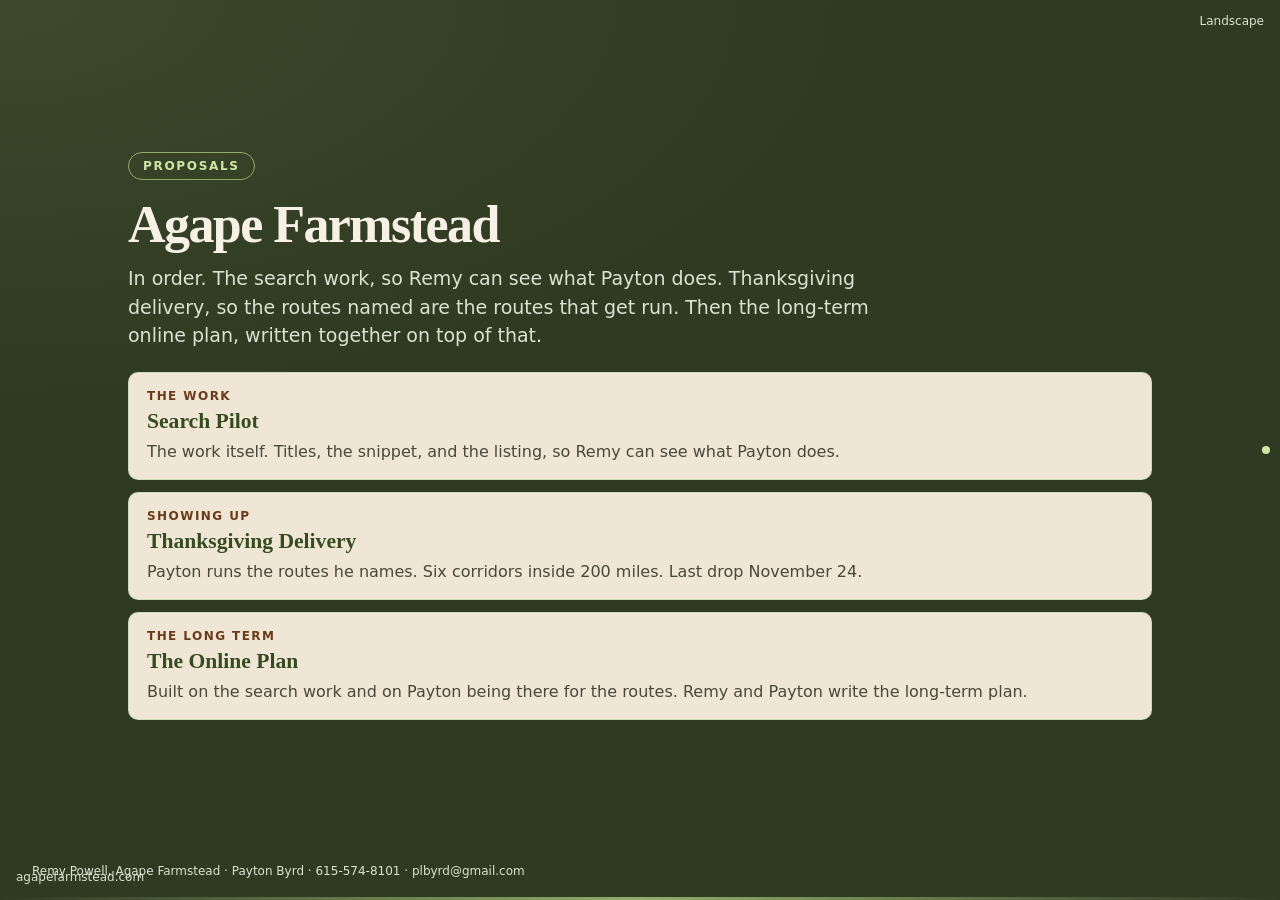
<file: docs/index.html>
<!DOCTYPE html>
<html lang="en" class="deck-portrait">
<head>
<meta charset="UTF-8">
<meta name="viewport" content="width=device-width, initial-scale=1.0">
<meta http-equiv="Cache-Control" content="no-cache, no-store, must-revalidate">
<meta http-equiv="Pragma" content="no-cache">
<title>Agape Farmstead — Proposals for Remy Powell</title>
<meta name="description" content="In order. The search work, so Remy can see what Payton does. Thanksgiving delivery, so the routes named are the routes that get run. Then the long-term online plan, written together on top of that.">
<meta property="og:title" content="Agape Farmstead">
<meta property="og:description" content="In order. The search work, so Remy can see what Payton does. Thanksgiving delivery, so the routes named are the routes that get run. Then the long-term online plan, written together on top of that.">
<meta property="og:type" content="website">
<meta name="theme-color" content="#3d4a2c">
<link rel="stylesheet" href="theme.css">
<link rel="stylesheet" href="deck.css">
</head>
<body>
<div class="bar" id="bar"></div>
<a class="flip" href="index.wide.html">Landscape</a>
<nav class="dots" id="dots"></nav>
<a class="site-link" href="https://www.agapefarmstead.com">agapefarmstead.com</a>
<section class="slide hero" id="s1"><div class="inner">
  <span class="tag">Proposals</span>
  <h1>Agape Farmstead</h1>
  <p class="sub">In order. The search work, so Remy can see what Payton does. Thanksgiving delivery, so the routes named are the routes that get run. Then the long-term online plan, written together on top of that.</p>
  <div class="deck-links" style="margin-top:22px">
    <a class="card deck-link" href="seo.html">
      <div class="pillar">The Work</div>
      <h3>Search Pilot</h3>
      <p>The work itself. Titles, the snippet, and the listing, so Remy can see what Payton does.</p>
    </a>
    <a class="card deck-link" href="thanksgiving.html">
      <div class="pillar">Showing Up</div>
      <h3>Thanksgiving Delivery</h3>
      <p>Payton runs the routes he names. Six corridors inside 200 miles. Last drop November 24.</p>
    </a>
    <a class="card deck-link" href="brand.html">
      <div class="pillar">The Long Term</div>
      <h3>The Online Plan</h3>
      <p>Built on the search work and on Payton being there for the routes. Remy and Payton write the long-term plan.</p>
    </a>
  </div>
  <p class="footer-note" style="margin-top:18px">Remy Powell, Agape Farmstead &#183; Payton Byrd &#183; 615-574-8101 &#183; plbyrd@gmail.com</p>
</div></section>

<script>
  const slides = document.querySelectorAll(".slide");
  const dots = document.getElementById("dots");
  const bar = document.getElementById("bar");
  slides.forEach((s, i) => { const a = document.createElement("a"); a.href = "#s" + (i + 1); dots.appendChild(a); });
  const dotLinks = dots.querySelectorAll("a");
  function update() {
    const y = window.scrollY;
    const h = document.documentElement.scrollHeight - window.innerHeight;
    bar.style.width = (h > 0 ? (y / h) * 100 : 0) + "%";
    let active = 0;
    slides.forEach((s, i) => { if (s.offsetTop - window.innerHeight / 2 <= y) active = i; });
    dotLinks.forEach((d, i) => d.classList.toggle("active", i === active));
  }
  window.addEventListener("scroll", update, { passive: true });
  update();
</script>
</body>
</html>
</file>
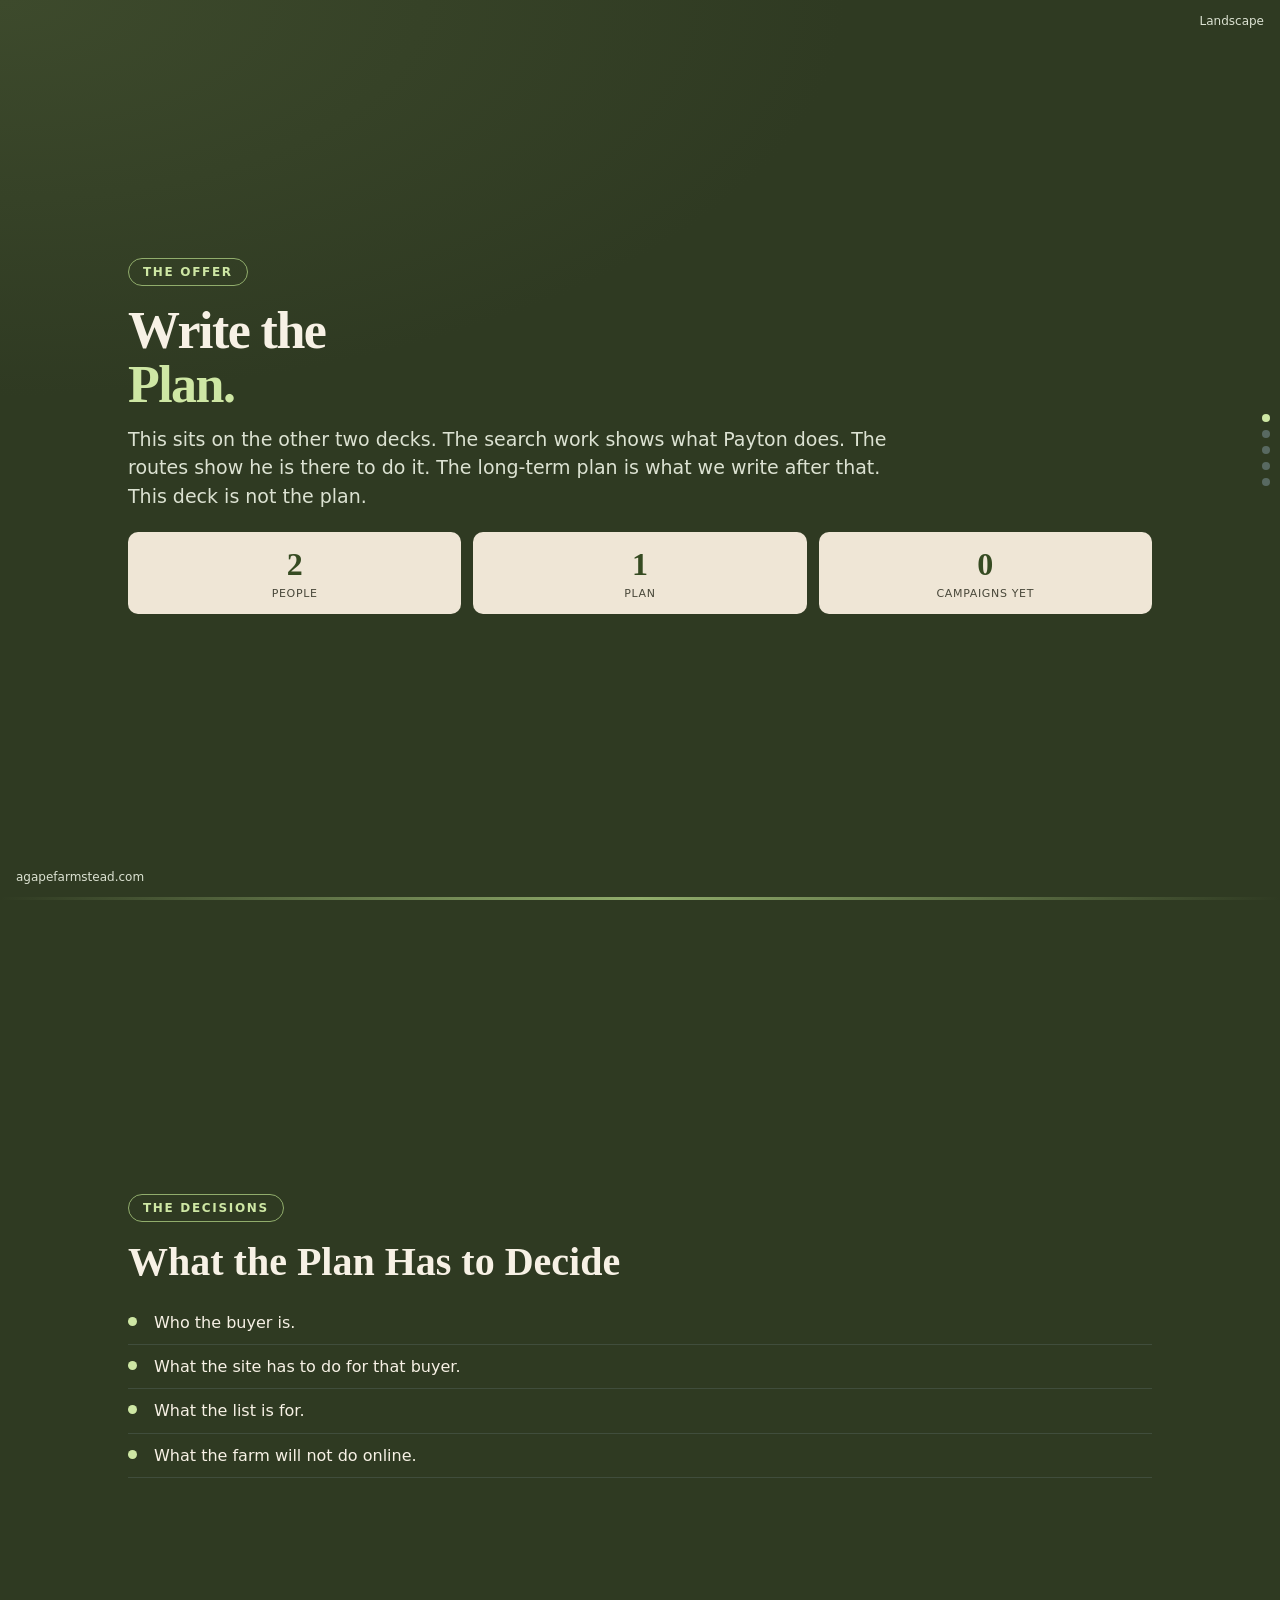
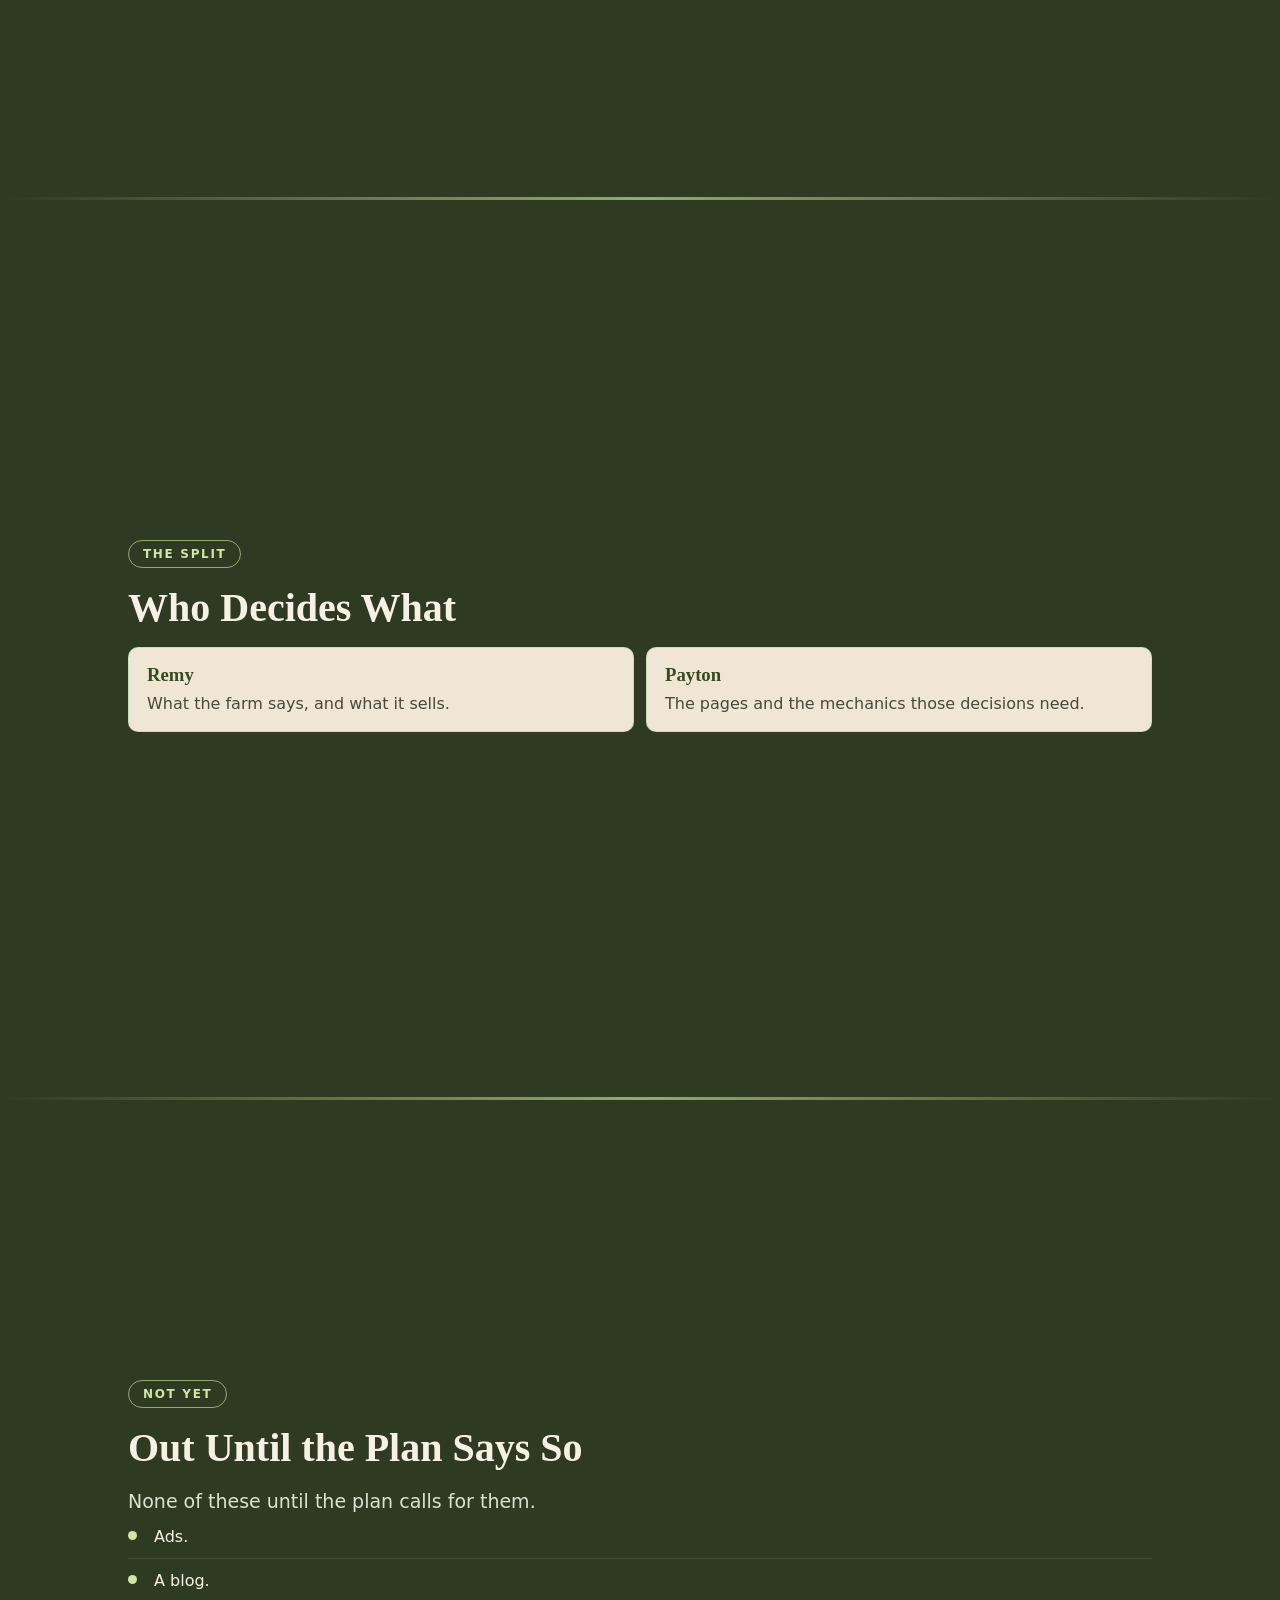
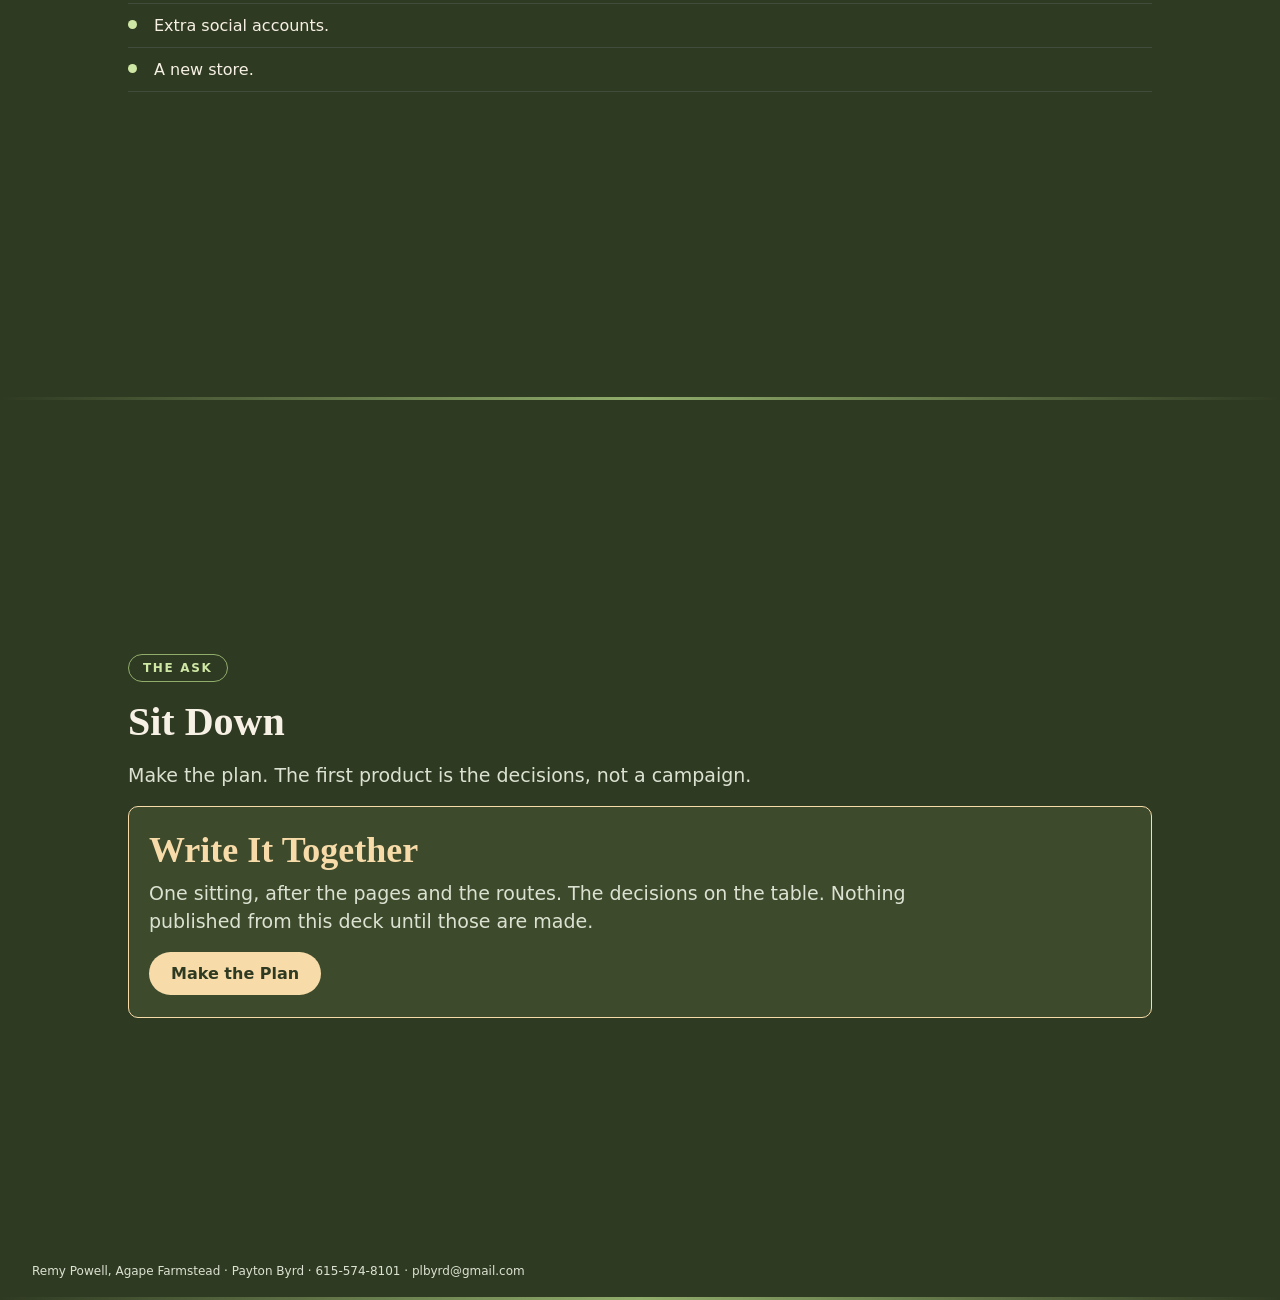
<file: docs/brand.html>
<!DOCTYPE html>
<html lang="en" class="deck-portrait">
<head>
<meta charset="UTF-8">
<meta name="viewport" content="width=device-width, initial-scale=1.0">
<meta http-equiv="Cache-Control" content="no-cache, no-store, must-revalidate">
<meta http-equiv="Pragma" content="no-cache">
<title>The Online Plan — Agape Farmstead</title>
<meta name="description" content="After the search work and the Thanksgiving routes, Remy and Payton write the long-term online plan.">
<meta property="og:title" content="The Online Plan">
<meta property="og:description" content="The long-term plan, written together once the work and the routes are real.">
<meta property="og:type" content="website">
<meta name="theme-color" content="#3d4a2c">
<link rel="stylesheet" href="theme.css">
<link rel="stylesheet" href="deck.css">
</head>
<body>
<div class="bar" id="bar"></div>
<a class="flip" href="brand.wide.html">Landscape</a>
<nav class="dots" id="dots"></nav>
<a class="site-link" href="https://www.agapefarmstead.com">agapefarmstead.com</a>
<section class="slide hero" id="s1">
  <div class="inner">
    <span class="tag">The Offer</span>
    <h1>Write the<br><span class="accent">Plan.</span></h1>
    <p class="sub">This sits on the other two decks. The search work shows what Payton does. The routes show he is there to do it. The long-term plan is what we write after that. This deck is not the plan.</p>
    <div class="stat-row">
      <div class="stat"><div class="n">2</div><div class="l">People</div></div>
      <div class="stat"><div class="n">1</div><div class="l">Plan</div></div>
      <div class="stat"><div class="n">0</div><div class="l">Campaigns Yet</div></div>
    </div>
  </div>
</section>

<section class="slide list" id="s2">
  <div class="inner">
    <span class="tag">The Decisions</span>
    <h2>What the Plan Has to Decide</h2>
    <ul>
      <li>Who the buyer is.</li>
      <li>What the site has to do for that buyer.</li>
      <li>What the list is for.</li>
      <li>What the farm will not do online.</li>
    </ul>
  </div>
</section>

<section class="slide cards" id="s3">
  <div class="inner">
    <span class="tag">The Split</span>
    <h2>Who Decides What</h2>
    <div class="two-col">
      <div class="card">
        <h3>Remy</h3>
        <p>What the farm says, and what it sells.</p>
      </div>
      <div class="card">
        <h3>Payton</h3>
        <p>The pages and the mechanics those decisions need.</p>
      </div>
    </div>
  </div>
</section>

<section class="slide list" id="s4">
  <div class="inner">
    <span class="tag">Not Yet</span>
    <h2>Out Until the Plan Says So</h2>
    <p class="sub">None of these until the plan calls for them.</p>
    <ul>
      <li>Ads.</li>
      <li>A blog.</li>
      <li>Extra social accounts.</li>
      <li>A new store.</li>
    </ul>
  </div>
</section>

<section class="slide ask" id="s5">
  <div class="inner">
    <span class="tag">The Ask</span>
    <h2>Sit Down</h2>
    <p class="sub">Make the plan. The first product is the decisions, not a campaign.</p>
    <div class="ask-box">
      <div class="price">Write It Together</div>
      <p class="sub" style="margin-top:8px">One sitting, after the pages and the routes. The decisions on the table. Nothing published from this deck until those are made.</p>
      <a class="btn" href="mailto:plbyrd@gmail.com?subject=Agape%20Farmstead%20online%20plan">Make the Plan</a>
    </div>
    <p class="footer-note">Remy Powell, Agape Farmstead &#183; Payton Byrd &#183; 615-574-8101 &#183; plbyrd@gmail.com</p>
  </div>
</section>
<script>
  const slides = document.querySelectorAll(".slide");
  const dots = document.getElementById("dots");
  const bar = document.getElementById("bar");
  slides.forEach((s, i) => { const a = document.createElement("a"); a.href = "#s" + (i + 1); dots.appendChild(a); });
  const dotLinks = dots.querySelectorAll("a");
  function update() {
    const y = window.scrollY;
    const h = document.documentElement.scrollHeight - window.innerHeight;
    bar.style.width = (h > 0 ? (y / h) * 100 : 0) + "%";
    let active = 0;
    slides.forEach((s, i) => { if (s.offsetTop - window.innerHeight / 2 <= y) active = i; });
    dotLinks.forEach((d, i) => d.classList.toggle("active", i === active));
  }
  window.addEventListener("scroll", update, { passive: true });
  update();
</script>
</body>
</html>
</file>
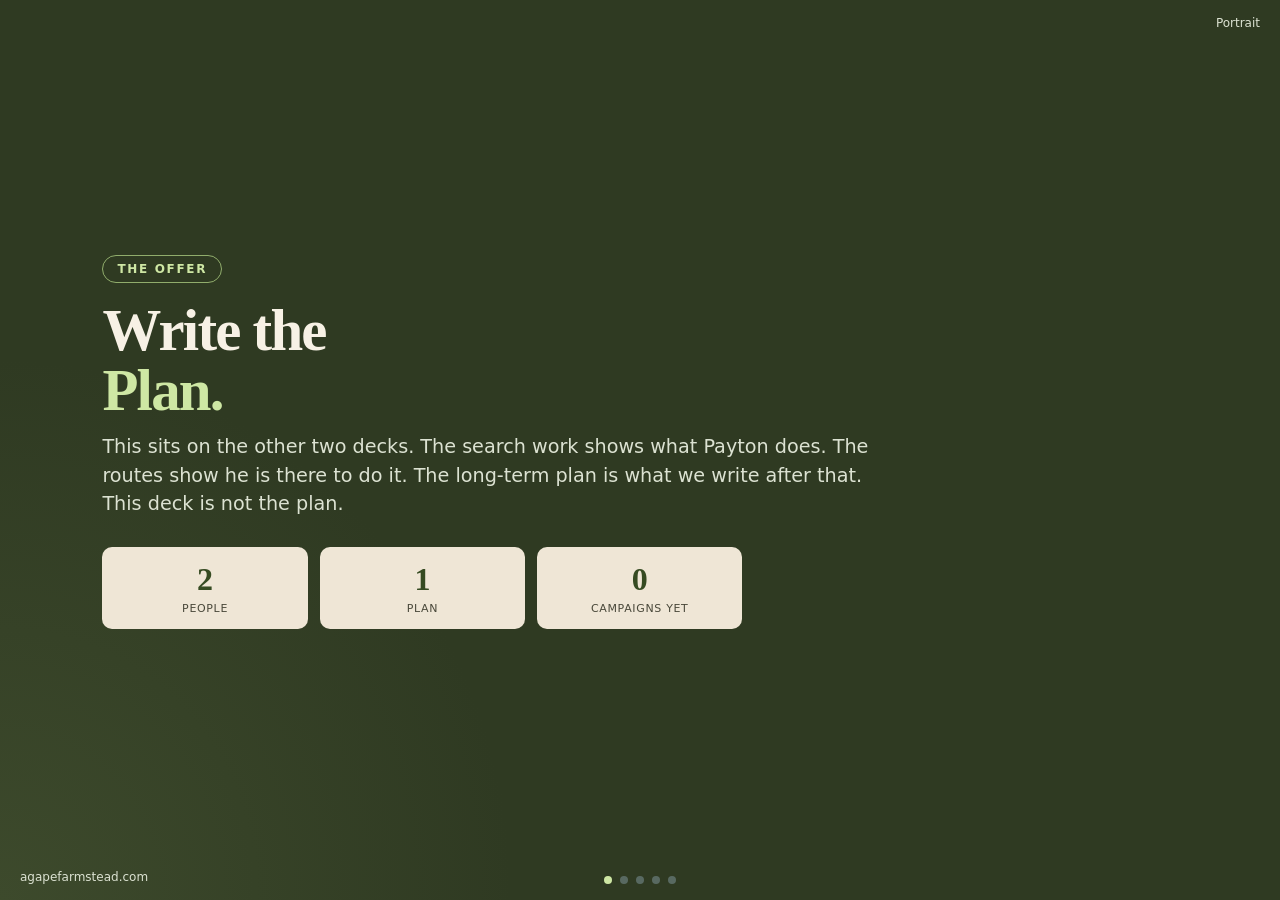
<file: docs/brand.wide.html>
<!DOCTYPE html>
<html lang="en" class="deck-landscape">
<head>
<meta charset="UTF-8">
<meta name="viewport" content="width=device-width, initial-scale=1.0">
<meta http-equiv="Cache-Control" content="no-cache, no-store, must-revalidate">
<meta http-equiv="Pragma" content="no-cache">
<title>The Online Plan — Agape Farmstead</title>
<meta name="description" content="After the search work and the Thanksgiving routes, Remy and Payton write the long-term online plan.">
<meta property="og:title" content="The Online Plan">
<meta property="og:description" content="The long-term plan, written together once the work and the routes are real.">
<meta property="og:type" content="website">
<meta name="theme-color" content="#3d4a2c">
<link rel="stylesheet" href="theme.css">
<link rel="stylesheet" href="deck.css">
</head>
<body>
<div class="bar" id="bar"></div>
<a class="flip" href="brand.html">Portrait</a>
<nav class="dots" id="dots"></nav>
<a class="site-link" href="https://www.agapefarmstead.com">agapefarmstead.com</a>
<div class="stage" id="stage">
<div class="track" id="track">
<section class="slide hero" id="s1">
  <div class="inner">
    <span class="tag">The Offer</span>
    <h1>Write the<br><span class="accent">Plan.</span></h1>
    <p class="sub">This sits on the other two decks. The search work shows what Payton does. The routes show he is there to do it. The long-term plan is what we write after that. This deck is not the plan.</p>
    <div class="stat-row">
      <div class="stat"><div class="n">2</div><div class="l">People</div></div>
      <div class="stat"><div class="n">1</div><div class="l">Plan</div></div>
      <div class="stat"><div class="n">0</div><div class="l">Campaigns Yet</div></div>
    </div>
  </div>
</section>

<section class="slide list" id="s2">
  <div class="inner">
    <span class="tag">The Decisions</span>
    <h2>What the Plan Has to Decide</h2>
    <ul>
      <li>Who the buyer is.</li>
      <li>What the site has to do for that buyer.</li>
      <li>What the list is for.</li>
      <li>What the farm will not do online.</li>
    </ul>
  </div>
</section>

<section class="slide cards" id="s3">
  <div class="inner">
    <span class="tag">The Split</span>
    <h2>Who Decides What</h2>
    <div class="two-col">
      <div class="card">
        <h3>Remy</h3>
        <p>What the farm says, and what it sells.</p>
      </div>
      <div class="card">
        <h3>Payton</h3>
        <p>The pages and the mechanics those decisions need.</p>
      </div>
    </div>
  </div>
</section>

<section class="slide list" id="s4">
  <div class="inner">
    <span class="tag">Not Yet</span>
    <h2>Out Until the Plan Says So</h2>
    <p class="sub">None of these until the plan calls for them.</p>
    <ul>
      <li>Ads.</li>
      <li>A blog.</li>
      <li>Extra social accounts.</li>
      <li>A new store.</li>
    </ul>
  </div>
</section>

<section class="slide ask" id="s5">
  <div class="inner">
    <span class="tag">The Ask</span>
    <h2>Sit Down</h2>
    <p class="sub">Make the plan. The first product is the decisions, not a campaign.</p>
    <div class="ask-box">
      <div class="price">Write It Together</div>
      <p class="sub" style="margin-top:8px">One sitting, after the pages and the routes. The decisions on the table. Nothing published from this deck until those are made.</p>
      <a class="btn" href="mailto:plbyrd@gmail.com?subject=Agape%20Farmstead%20online%20plan">Make the Plan</a>
    </div>
    <p class="footer-note">Remy Powell, Agape Farmstead &#183; Payton Byrd &#183; 615-574-8101 &#183; plbyrd@gmail.com</p>
  </div>
</section>
</div>
</div>
<script>
  const stage = document.getElementById("stage");
  const track = document.getElementById("track");
  const slides = Array.from(track.children).filter((el) => el.classList.contains("slide"));
  const dots = document.getElementById("dots");
  const bar = document.getElementById("bar");
  let index = 0;
  let dragging = false;
  let originX = 0;
  let originY = 0;
  let dragX = 0;
  let moved = false;
  function width() { return stage.clientWidth || window.innerWidth; }
  function layoutSlides() {
    const w = width();
    slides.forEach((s) => { s.style.flex = "0 0 " + w + "px"; s.style.width = w + "px"; });
    track.style.width = (w * slides.length) + "px";
  }
  function place(offset, animate) {
    track.style.transition = animate ? "transform 280ms ease" : "none";
    track.style.transform = "translate3d(" + ((-index * width()) + offset) + "px,0,0)";
  }
  function paint() {
    const last = Math.max(1, slides.length - 1);
    bar.style.width = ((index / last) * 100) + "%";
    dotLinks.forEach((d, i) => d.classList.toggle("active", i === index));
  }
  function go(next) {
    index = Math.max(0, Math.min(slides.length - 1, next));
    place(0, true);
    paint();
  }
  slides.forEach((s, i) => {
    const a = document.createElement("a");
    a.href = "#s" + (i + 1);
    a.addEventListener("click", (e) => { e.preventDefault(); go(i); });
    dots.appendChild(a);
  });
  const dotLinks = dots.querySelectorAll("a");
  window.addEventListener("keydown", (e) => {
    if (e.key === "ArrowRight") go(index + 1);
    if (e.key === "ArrowLeft") go(index - 1);
  });
  stage.addEventListener("touchstart", (e) => {
    if (e.touches.length !== 1) return;
    dragging = true;
    moved = false;
    originX = e.touches[0].clientX;
    originY = e.touches[0].clientY;
    dragX = 0;
    place(0, false);
  }, { passive: false });
  document.addEventListener("touchmove", (e) => {
    if (!dragging || e.touches.length !== 1) return;
    const dx = e.touches[0].clientX - originX;
    const dy = e.touches[0].clientY - originY;
    if (Math.abs(dx) < 6 && Math.abs(dy) < 6) return;
    if (Math.abs(dy) > Math.abs(dx)) return;
    e.preventDefault();
    moved = true;
    dragX = dx;
    place(dx, false);
  }, { passive: false, capture: true });
  function finish() {
    if (!dragging) return;
    dragging = false;
    if (dragX <= -36) go(index + 1);
    else if (dragX >= 36) go(index - 1);
    else go(index);
  }
  document.addEventListener("touchend", finish);
  document.addEventListener("touchcancel", finish);
  document.addEventListener("click", (e) => {
    if (!moved) return;
    e.preventDefault();
    e.stopPropagation();
    moved = false;
  }, true);
  stage.addEventListener("pointerdown", (e) => {
    if (e.pointerType !== "mouse" || e.button !== 0) return;
    dragging = true;
    originX = e.clientX;
    dragX = 0;
    place(0, false);
  });
  stage.addEventListener("pointermove", (e) => {
    if (!dragging || e.pointerType !== "mouse" || (e.buttons & 1) === 0) return;
    dragX = e.clientX - originX;
    place(dragX, false);
  });
  stage.addEventListener("pointerup", (e) => { if (e.pointerType === "mouse") finish(); });
  window.addEventListener("resize", () => { layoutSlides(); place(0, false); });
  layoutSlides();
  go(0);
</script>
</body>
</html>
</file>
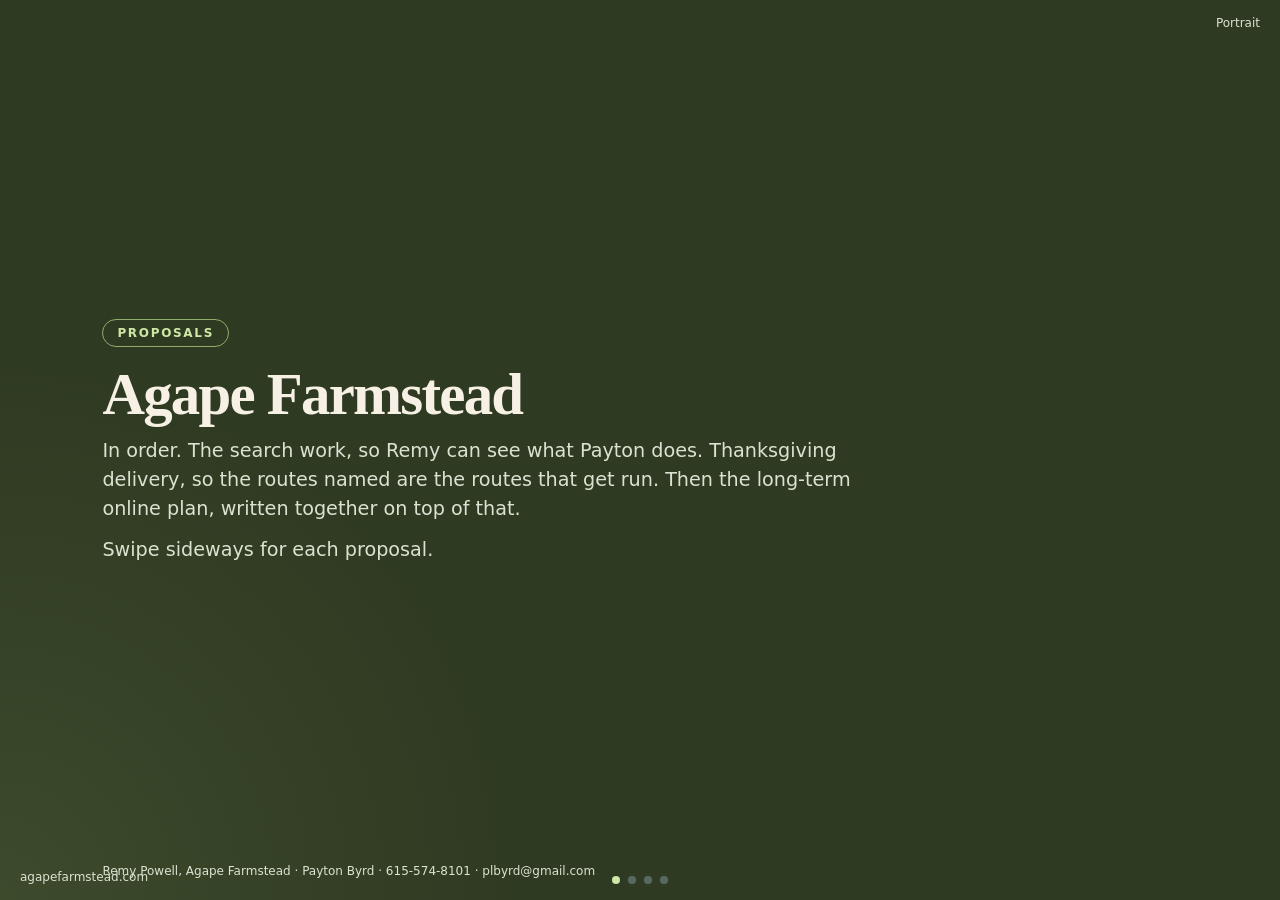
<file: docs/index.wide.html>
<!DOCTYPE html>
<html lang="en" class="deck-landscape">
<head>
<meta charset="UTF-8">
<meta name="viewport" content="width=device-width, initial-scale=1.0">
<meta http-equiv="Cache-Control" content="no-cache, no-store, must-revalidate">
<meta http-equiv="Pragma" content="no-cache">
<title>Agape Farmstead — Proposals for Remy Powell</title>
<meta name="description" content="In order. The search work, so Remy can see what Payton does. Thanksgiving delivery, so the routes named are the routes that get run. Then the long-term online plan, written together on top of that.">
<meta property="og:title" content="Agape Farmstead">
<meta property="og:description" content="In order. The search work, so Remy can see what Payton does. Thanksgiving delivery, so the routes named are the routes that get run. Then the long-term online plan, written together on top of that.">
<meta property="og:type" content="website">
<meta name="theme-color" content="#3d4a2c">
<link rel="stylesheet" href="theme.css">
<link rel="stylesheet" href="deck.css">
</head>
<body>
<div class="bar" id="bar"></div>
<a class="flip" href="index.html">Portrait</a>
<nav class="dots" id="dots"></nav>
<a class="site-link" href="https://www.agapefarmstead.com">agapefarmstead.com</a>
<div class="stage" id="stage">
<div class="track" id="track">
<section class="slide hero" id="s1"><div class="inner">
  <span class="tag">Proposals</span>
  <h1>Agape Farmstead</h1>
  <p class="sub">In order. The search work, so Remy can see what Payton does. Thanksgiving delivery, so the routes named are the routes that get run. Then the long-term online plan, written together on top of that.</p>
  <p class="sub">Swipe sideways for each proposal.</p>
  <p class="footer-note" style="margin-top:18px">Remy Powell, Agape Farmstead &#183; Payton Byrd &#183; 615-574-8101 &#183; plbyrd@gmail.com</p>
</div></section>
<section class="slide cards" id="s2"><div class="inner">
  <span class="tag">The Work</span>
  <h2>Search Pilot</h2>
  <p class="sub">The work itself. Titles, the snippet, and the listing, so Remy can see what Payton does.</p>
  <p style="margin-top:18px"><a class="btn" href="seo.wide.html">Open</a></p>
</div></section>
<section class="slide cards" id="s3"><div class="inner">
  <span class="tag">Showing Up</span>
  <h2>Thanksgiving Delivery</h2>
  <p class="sub">Payton runs the routes he names. Six corridors inside 200 miles. Last drop November 24.</p>
  <p style="margin-top:18px"><a class="btn" href="thanksgiving.wide.html">Open</a></p>
</div></section>
<section class="slide cards" id="s4"><div class="inner">
  <span class="tag">The Long Term</span>
  <h2>The Online Plan</h2>
  <p class="sub">Built on the search work and on Payton being there for the routes. Remy and Payton write the long-term plan.</p>
  <p style="margin-top:18px"><a class="btn" href="brand.wide.html">Open</a></p>
</div></section>

</div>
</div>
<script>
  const stage = document.getElementById("stage");
  const track = document.getElementById("track");
  const slides = Array.from(track.children).filter((el) => el.classList.contains("slide"));
  const dots = document.getElementById("dots");
  const bar = document.getElementById("bar");
  let index = 0;
  let dragging = false;
  let originX = 0;
  let originY = 0;
  let dragX = 0;
  let moved = false;
  function width() { return stage.clientWidth || window.innerWidth; }
  function layoutSlides() {
    const w = width();
    slides.forEach((s) => { s.style.flex = "0 0 " + w + "px"; s.style.width = w + "px"; });
    track.style.width = (w * slides.length) + "px";
  }
  function place(offset, animate) {
    track.style.transition = animate ? "transform 280ms ease" : "none";
    track.style.transform = "translate3d(" + ((-index * width()) + offset) + "px,0,0)";
  }
  function paint() {
    const last = Math.max(1, slides.length - 1);
    bar.style.width = ((index / last) * 100) + "%";
    dotLinks.forEach((d, i) => d.classList.toggle("active", i === index));
  }
  function go(next) {
    index = Math.max(0, Math.min(slides.length - 1, next));
    place(0, true);
    paint();
  }
  slides.forEach((s, i) => {
    const a = document.createElement("a");
    a.href = "#s" + (i + 1);
    a.addEventListener("click", (e) => { e.preventDefault(); go(i); });
    dots.appendChild(a);
  });
  const dotLinks = dots.querySelectorAll("a");
  window.addEventListener("keydown", (e) => {
    if (e.key === "ArrowRight") go(index + 1);
    if (e.key === "ArrowLeft") go(index - 1);
  });
  stage.addEventListener("touchstart", (e) => {
    if (e.touches.length !== 1) return;
    dragging = true;
    moved = false;
    originX = e.touches[0].clientX;
    originY = e.touches[0].clientY;
    dragX = 0;
    place(0, false);
  }, { passive: false });
  document.addEventListener("touchmove", (e) => {
    if (!dragging || e.touches.length !== 1) return;
    const dx = e.touches[0].clientX - originX;
    const dy = e.touches[0].clientY - originY;
    if (Math.abs(dx) < 6 && Math.abs(dy) < 6) return;
    if (Math.abs(dy) > Math.abs(dx)) return;
    e.preventDefault();
    moved = true;
    dragX = dx;
    place(dx, false);
  }, { passive: false, capture: true });
  function finish() {
    if (!dragging) return;
    dragging = false;
    if (dragX <= -36) go(index + 1);
    else if (dragX >= 36) go(index - 1);
    else go(index);
  }
  document.addEventListener("touchend", finish);
  document.addEventListener("touchcancel", finish);
  document.addEventListener("click", (e) => {
    if (!moved) return;
    e.preventDefault();
    e.stopPropagation();
    moved = false;
  }, true);
  stage.addEventListener("pointerdown", (e) => {
    if (e.pointerType !== "mouse" || e.button !== 0) return;
    dragging = true;
    originX = e.clientX;
    dragX = 0;
    place(0, false);
  });
  stage.addEventListener("pointermove", (e) => {
    if (!dragging || e.pointerType !== "mouse" || (e.buttons & 1) === 0) return;
    dragX = e.clientX - originX;
    place(dragX, false);
  });
  stage.addEventListener("pointerup", (e) => { if (e.pointerType === "mouse") finish(); });
  window.addEventListener("resize", () => { layoutSlides(); place(0, false); });
  layoutSlides();
  go(0);
</script>
</body>
</html>
</file>
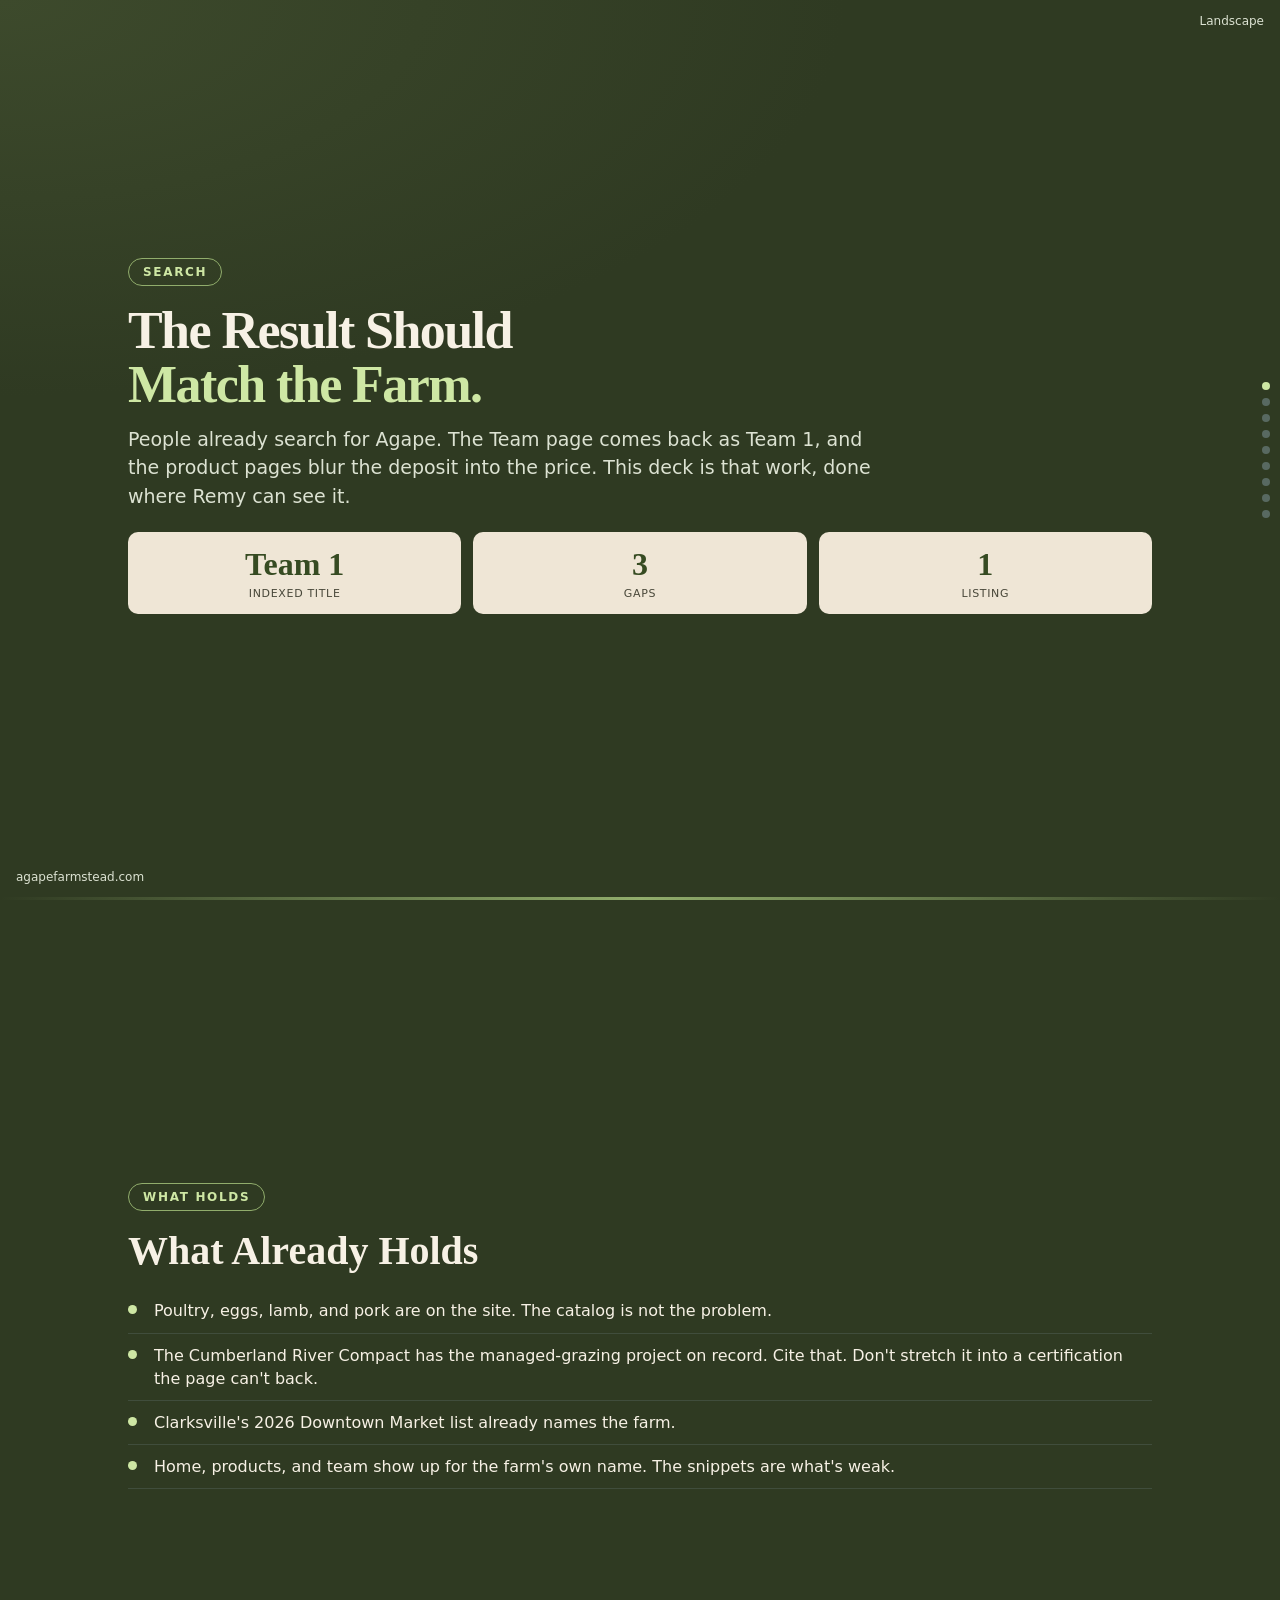
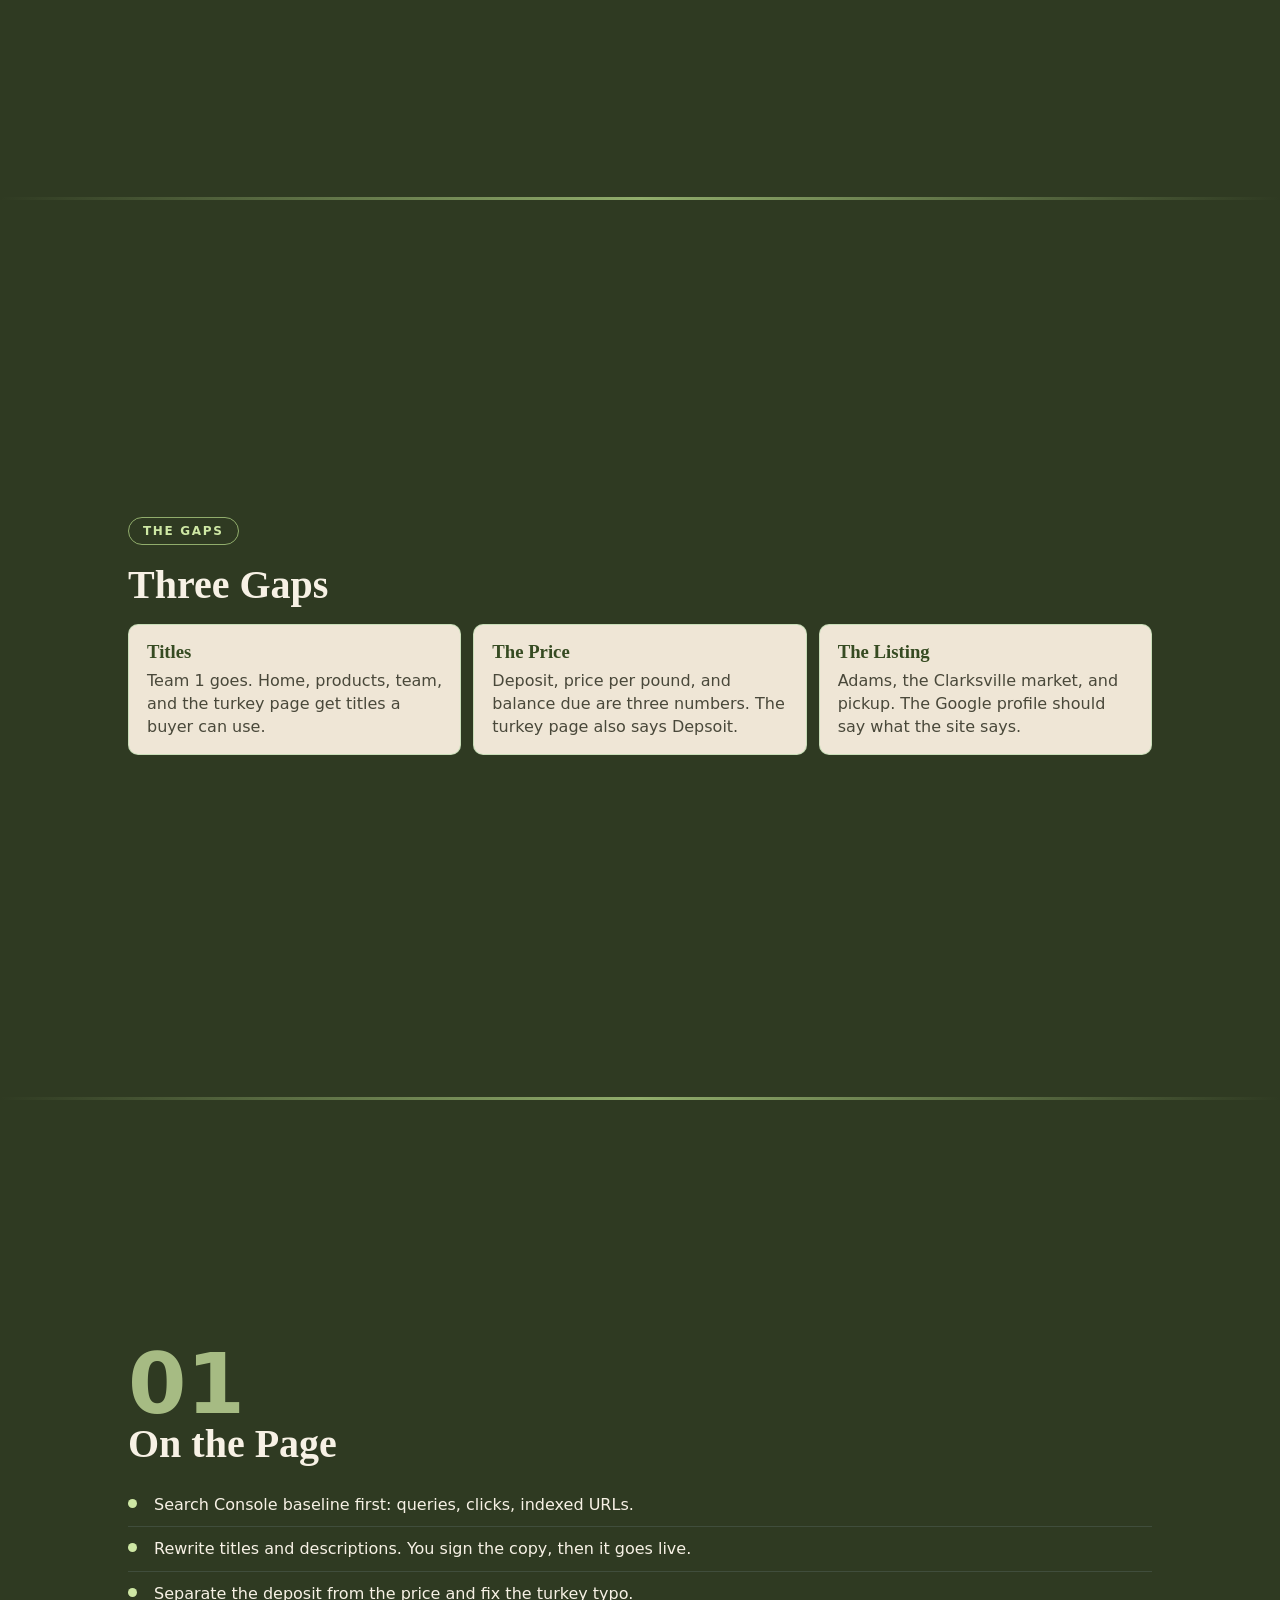
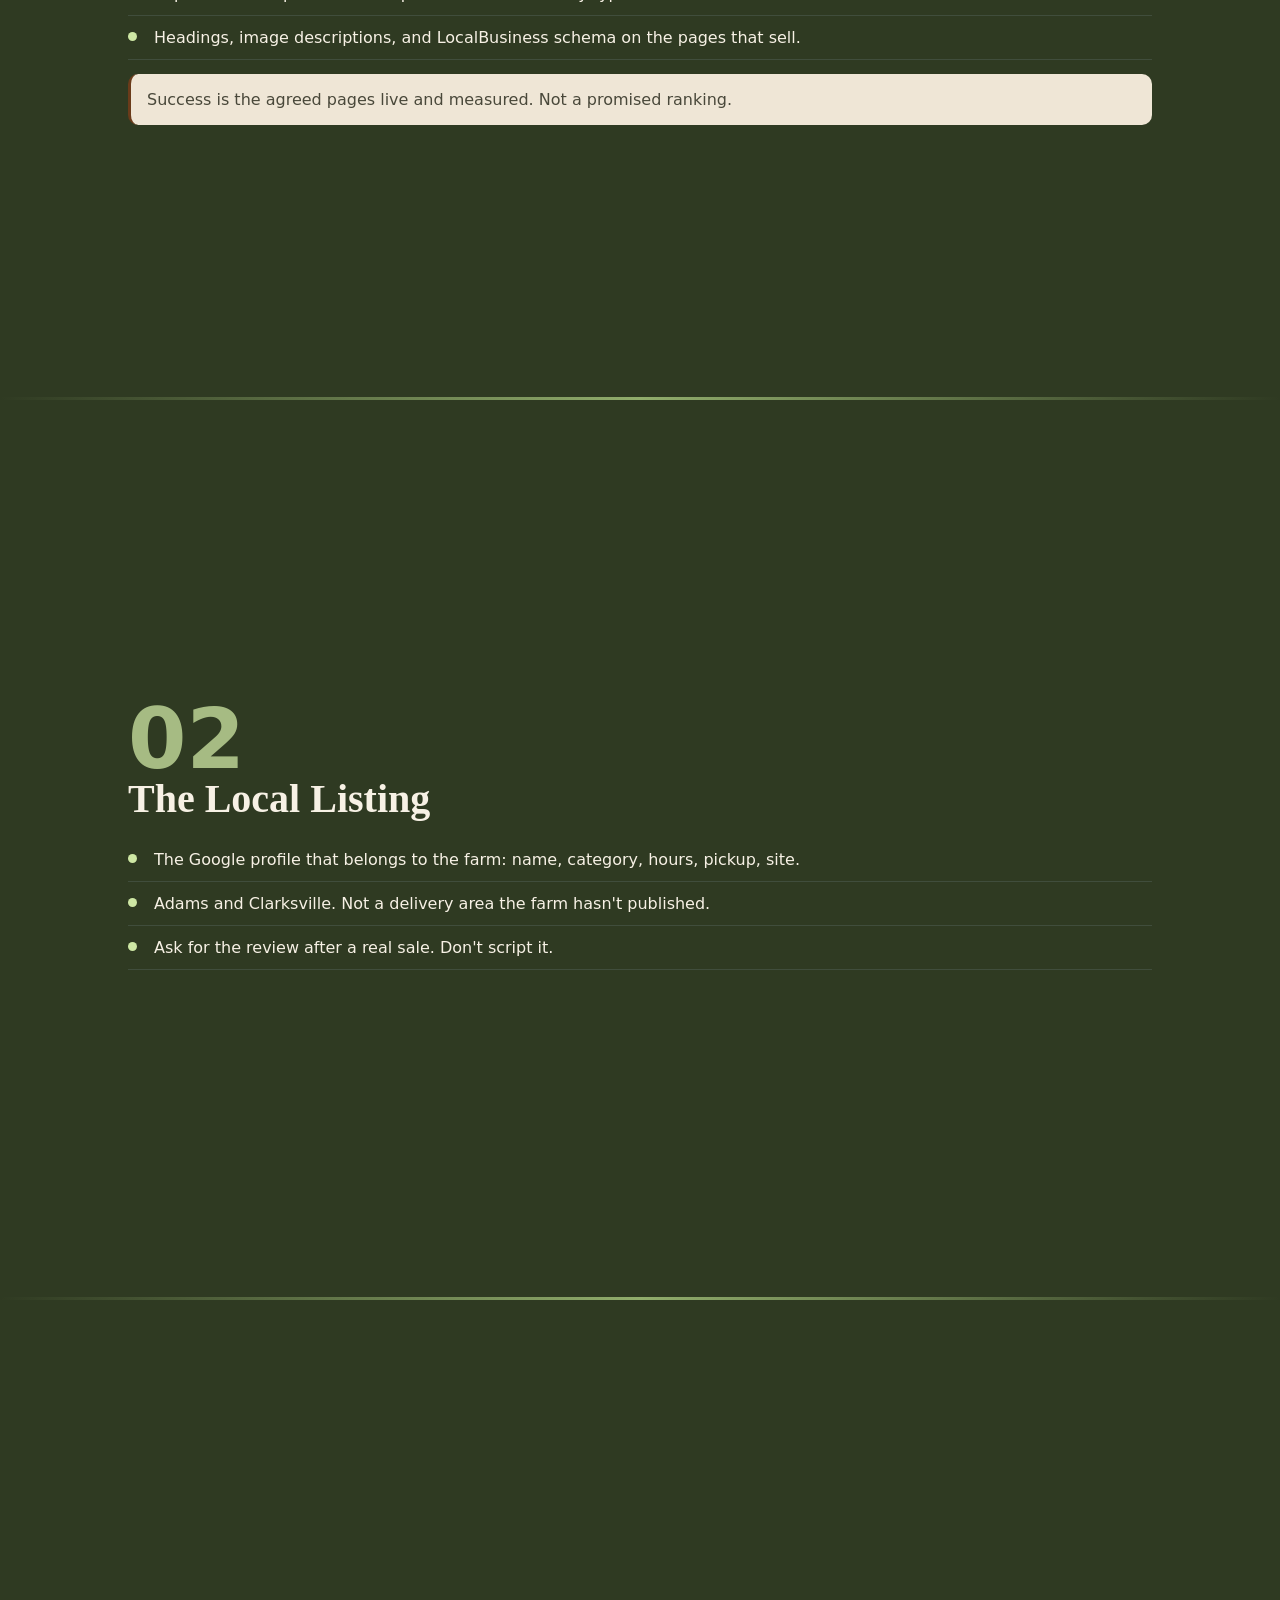
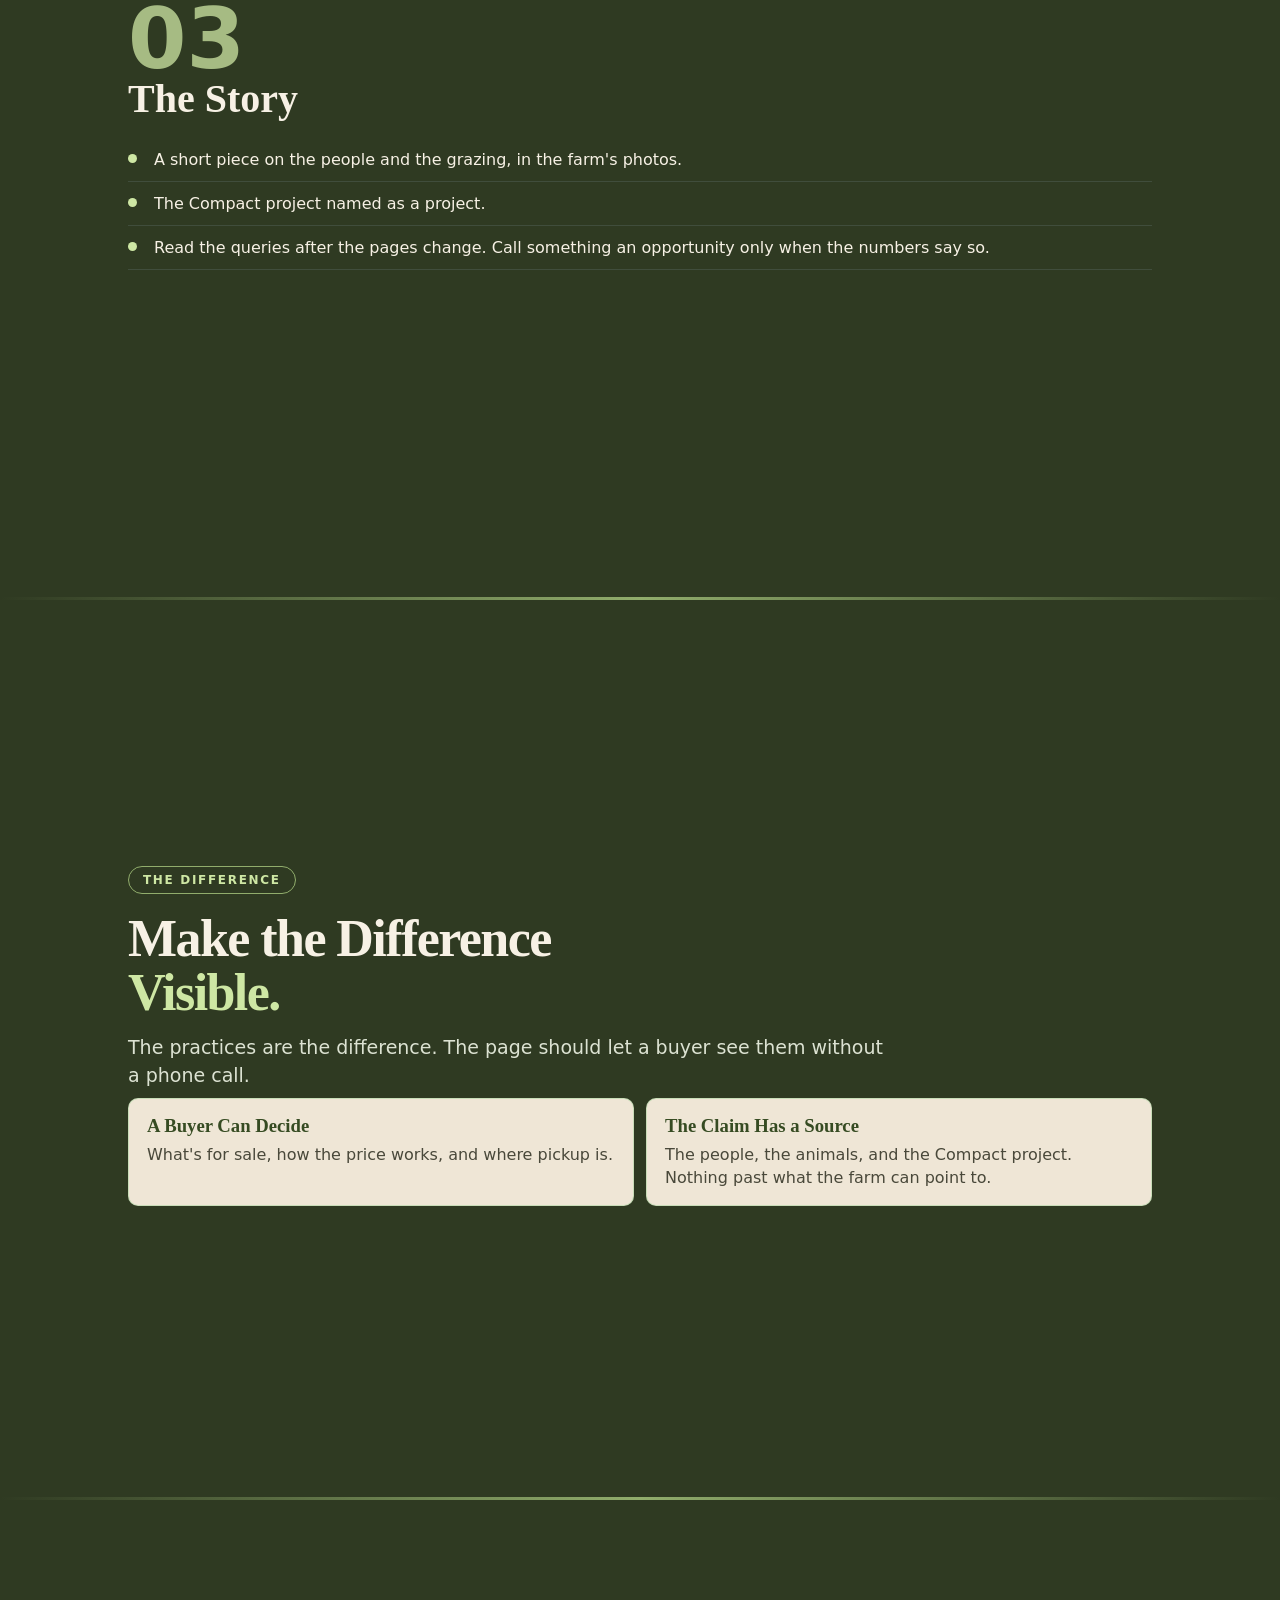
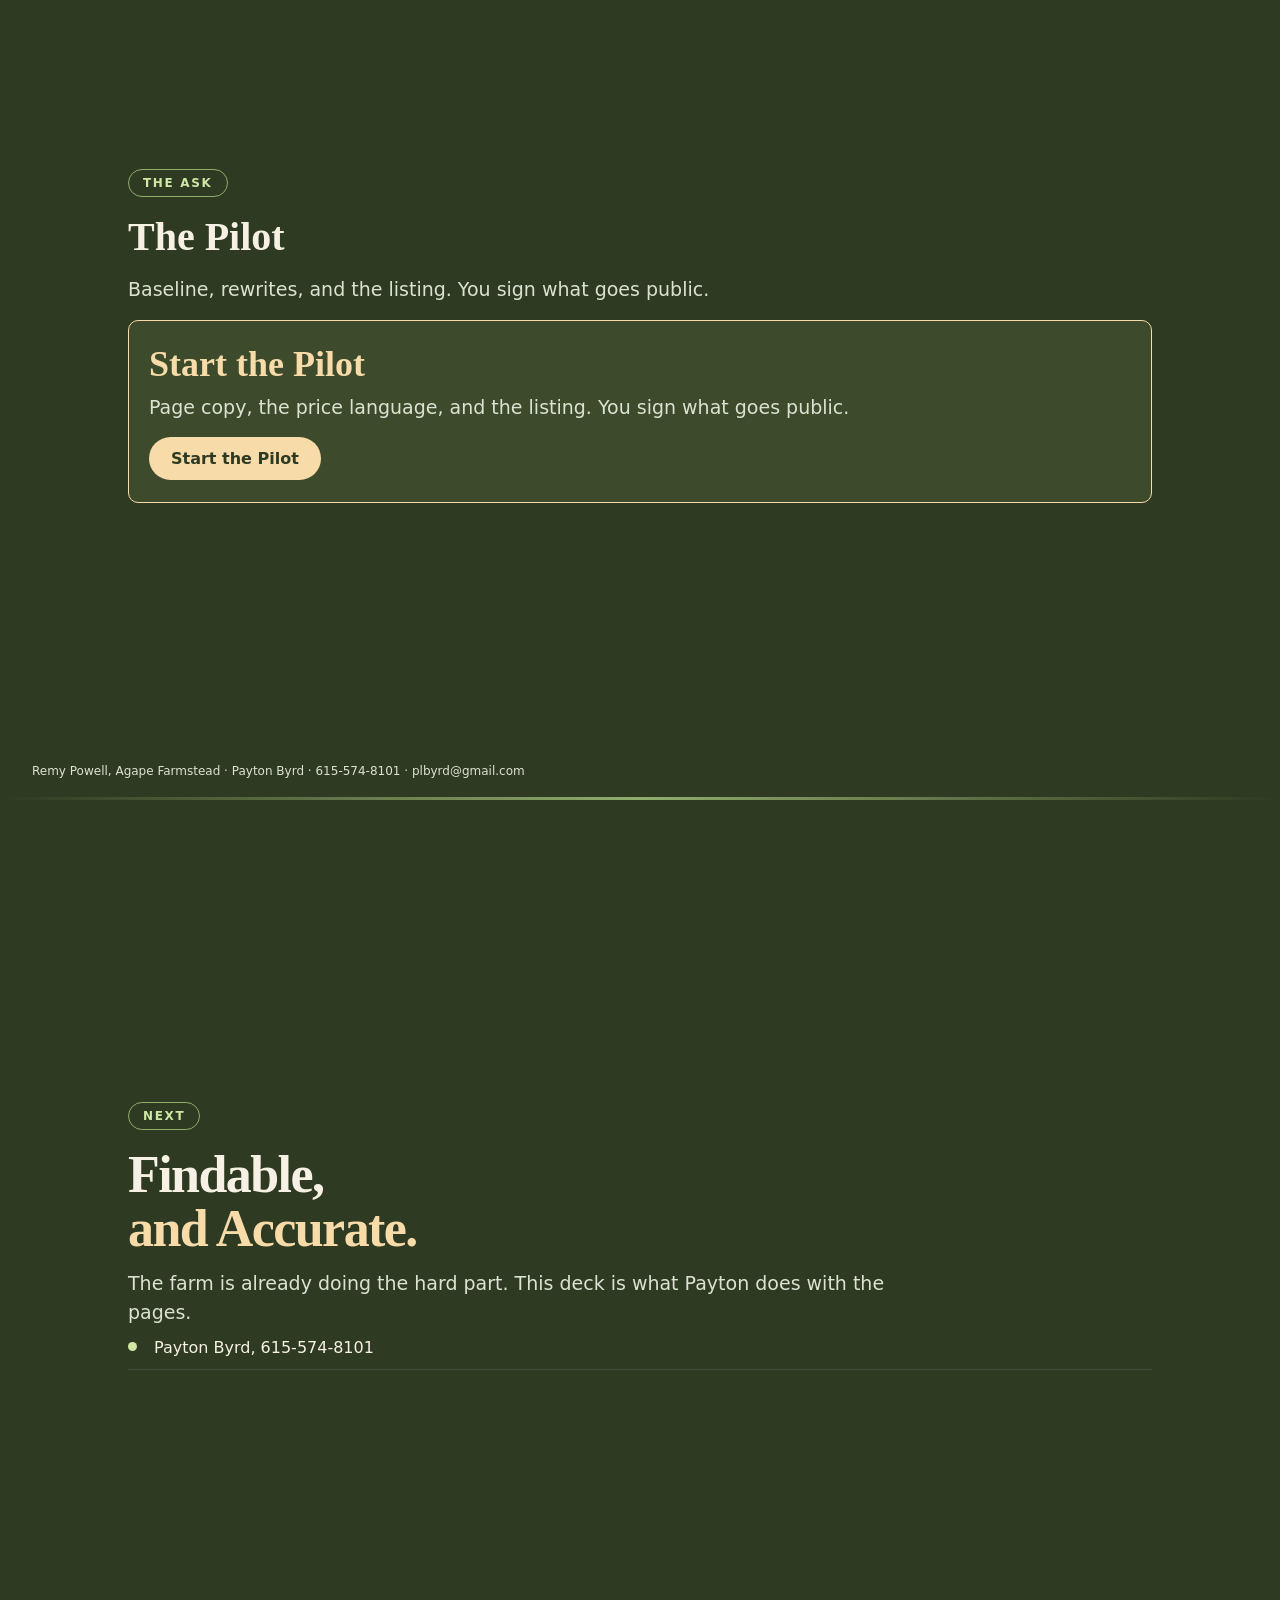
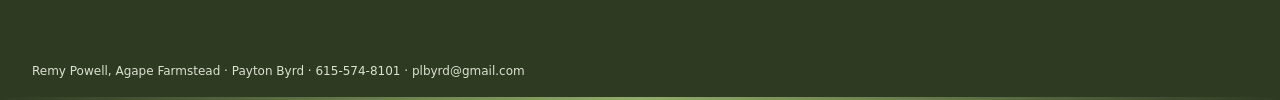
<file: docs/seo.html>
<!DOCTYPE html>
<html lang="en" class="deck-portrait">
<head>
<meta charset="UTF-8">
<meta name="viewport" content="width=device-width, initial-scale=1.0">
<meta http-equiv="Cache-Control" content="no-cache, no-store, must-revalidate">
<meta http-equiv="Pragma" content="no-cache">
<title>Search Pilot — Agape Farmstead</title>
<meta name="description" content="The work itself. Fix titles, snippets, and the local listing so Remy can see what Payton does.">
<meta property="og:title" content="Search Pilot">
<meta property="og:description" content="The Team page is indexed as Team 1. This deck is the work, done in front of Remy.">
<meta property="og:type" content="website">
<meta name="theme-color" content="#3d4a2c">
<link rel="stylesheet" href="theme.css">
<link rel="stylesheet" href="deck.css">
</head>
<body>
<div class="bar" id="bar"></div>
<a class="flip" href="seo.wide.html">Landscape</a>
<nav class="dots" id="dots"></nav>
<a class="site-link" href="https://www.agapefarmstead.com">agapefarmstead.com</a>
<section class="slide hero" id="s1">
  <div class="inner">
    <span class="tag">Search</span>
    <h1>The Result Should<br><span class="accent">Match the Farm.</span></h1>
    <p class="sub">People already search for Agape. The Team page comes back as Team 1, and the product pages blur the deposit into the price. This deck is that work, done where Remy can see it.</p>
    <div class="stat-row">
      <div class="stat"><div class="n">Team 1</div><div class="l">Indexed Title</div></div>
      <div class="stat"><div class="n">3</div><div class="l">Gaps</div></div>
      <div class="stat"><div class="n">1</div><div class="l">Listing</div></div>
    </div>
  </div>
</section>

<section class="slide list" id="s2">
  <div class="inner">
    <span class="tag">What Holds</span>
    <h2>What Already Holds</h2>
    <ul>
      <li>Poultry, eggs, lamb, and pork are on the site. The catalog is not the problem.</li>
      <li>The Cumberland River Compact has the managed-grazing project on record. Cite that. Don&#39;t stretch it into a certification the page can&#39;t back.</li>
      <li>Clarksville&#39;s 2026 Downtown Market list already names the farm.</li>
      <li>Home, products, and team show up for the farm&#39;s own name. The snippets are what&#39;s weak.</li>
    </ul>
  </div>
</section>

<section class="slide cards" id="s3">
  <div class="inner">
    <span class="tag">The Gaps</span>
    <h2>Three Gaps</h2>
    <div class="two-col">
      <div class="card">
        <h3>Titles</h3>
        <p>Team 1 goes. Home, products, team, and the turkey page get titles a buyer can use.</p>
      </div>
      <div class="card">
        <h3>The Price</h3>
        <p>Deposit, price per pound, and balance due are three numbers. The turkey page also says Depsoit.</p>
      </div>
      <div class="card">
        <h3>The Listing</h3>
        <p>Adams, the Clarksville market, and pickup. The Google profile should say what the site says.</p>
      </div>
    </div>
  </div>
</section>

<section class="slide phase" id="s4">
  <div class="inner">
    <div class="phase-num">01</div>
    <h2>On the Page</h2>
    <ul>
      <li>Search Console baseline first: queries, clicks, indexed URLs.</li>
      <li>Rewrite titles and descriptions. You sign the copy, then it goes live.</li>
      <li>Separate the deposit from the price and fix the turkey typo.</li>
      <li>Headings, image descriptions, and LocalBusiness schema on the pages that sell.</li>
    </ul>
    <div class="note-box">Success is the agreed pages live and measured. Not a promised ranking.</div>
  </div>
</section>

<section class="slide phase" id="s5">
  <div class="inner">
    <div class="phase-num">02</div>
    <h2>The Local Listing</h2>
    <ul>
      <li>The Google profile that belongs to the farm: name, category, hours, pickup, site.</li>
      <li>Adams and Clarksville. Not a delivery area the farm hasn&#39;t published.</li>
      <li>Ask for the review after a real sale. Don&#39;t script it.</li>
    </ul>
  </div>
</section>

<section class="slide phase" id="s6">
  <div class="inner">
    <div class="phase-num">03</div>
    <h2>The Story</h2>
    <ul>
      <li>A short piece on the people and the grazing, in the farm&#39;s photos.</li>
      <li>The Compact project named as a project.</li>
      <li>Read the queries after the pages change. Call something an opportunity only when the numbers say so.</li>
    </ul>
  </div>
</section>

<section class="slide cards" id="s7">
  <div class="inner">
    <span class="tag">The Difference</span>
    <h1>Make the Difference<br><span class="accent">Visible.</span></h1>
    <p class="sub">The practices are the difference. The page should let a buyer see them without a phone call.</p>
    <div class="two-col">
      <div class="card">
        <h3>A Buyer Can Decide</h3>
        <p>What&#39;s for sale, how the price works, and where pickup is.</p>
      </div>
      <div class="card">
        <h3>The Claim Has a Source</h3>
        <p>The people, the animals, and the Compact project. Nothing past what the farm can point to.</p>
      </div>
    </div>
  </div>
</section>

<section class="slide ask" id="s8">
  <div class="inner">
    <span class="tag">The Ask</span>
    <h2>The Pilot</h2>
    <p class="sub">Baseline, rewrites, and the listing. You sign what goes public.</p>
    <div class="ask-box">
      <div class="price">Start the Pilot</div>
      <p class="sub" style="margin-top:8px">Page copy, the price language, and the listing. You sign what goes public.</p>
      <a class="btn" href="mailto:plbyrd@gmail.com?subject=Agape%20Farmstead%20search%20pilot">Start the Pilot</a>
    </div>
    <p class="footer-note">Remy Powell, Agape Farmstead &#183; Payton Byrd &#183; 615-574-8101 &#183; plbyrd@gmail.com</p>
  </div>
</section>

<section class="slide close" id="s9">
  <div class="inner">
    <span class="tag">Next</span>
    <h1>Findable,<br><span class="accent2">and Accurate.</span></h1>
    <p class="sub">The farm is already doing the hard part. This deck is what Payton does with the pages.</p>
    <ul>
      <li>Payton Byrd, 615-574-8101</li>
    </ul>
    <p class="footer-note">Remy Powell, Agape Farmstead &#183; Payton Byrd &#183; 615-574-8101 &#183; plbyrd@gmail.com</p>
  </div>
</section>
<script>
  const slides = document.querySelectorAll(".slide");
  const dots = document.getElementById("dots");
  const bar = document.getElementById("bar");
  slides.forEach((s, i) => { const a = document.createElement("a"); a.href = "#s" + (i + 1); dots.appendChild(a); });
  const dotLinks = dots.querySelectorAll("a");
  function update() {
    const y = window.scrollY;
    const h = document.documentElement.scrollHeight - window.innerHeight;
    bar.style.width = (h > 0 ? (y / h) * 100 : 0) + "%";
    let active = 0;
    slides.forEach((s, i) => { if (s.offsetTop - window.innerHeight / 2 <= y) active = i; });
    dotLinks.forEach((d, i) => d.classList.toggle("active", i === active));
  }
  window.addEventListener("scroll", update, { passive: true });
  update();
</script>
</body>
</html>
</file>
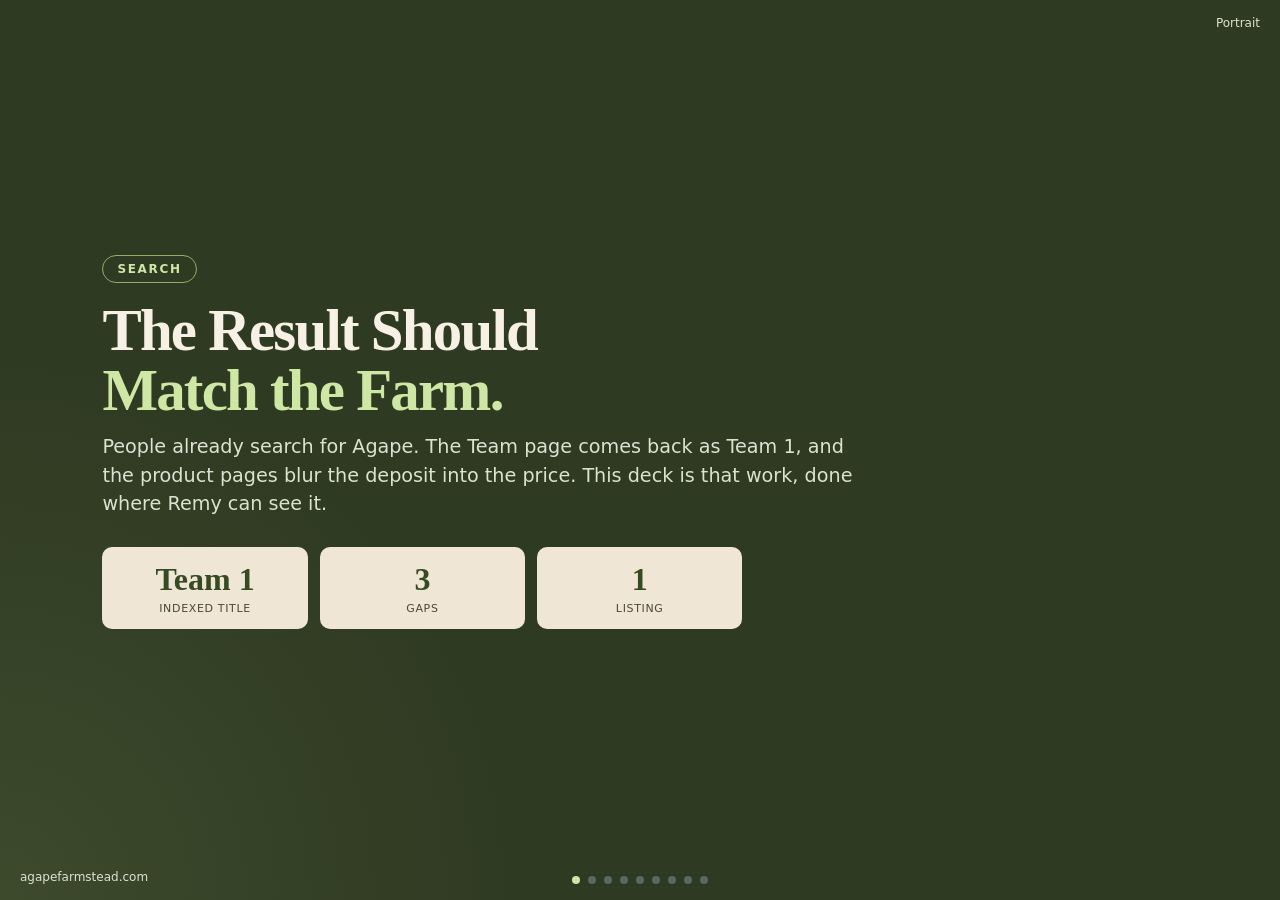
<file: docs/seo.wide.html>
<!DOCTYPE html>
<html lang="en" class="deck-landscape">
<head>
<meta charset="UTF-8">
<meta name="viewport" content="width=device-width, initial-scale=1.0">
<meta http-equiv="Cache-Control" content="no-cache, no-store, must-revalidate">
<meta http-equiv="Pragma" content="no-cache">
<title>Search Pilot — Agape Farmstead</title>
<meta name="description" content="The work itself. Fix titles, snippets, and the local listing so Remy can see what Payton does.">
<meta property="og:title" content="Search Pilot">
<meta property="og:description" content="The Team page is indexed as Team 1. This deck is the work, done in front of Remy.">
<meta property="og:type" content="website">
<meta name="theme-color" content="#3d4a2c">
<link rel="stylesheet" href="theme.css">
<link rel="stylesheet" href="deck.css">
</head>
<body>
<div class="bar" id="bar"></div>
<a class="flip" href="seo.html">Portrait</a>
<nav class="dots" id="dots"></nav>
<a class="site-link" href="https://www.agapefarmstead.com">agapefarmstead.com</a>
<div class="stage" id="stage">
<div class="track" id="track">
<section class="slide hero" id="s1">
  <div class="inner">
    <span class="tag">Search</span>
    <h1>The Result Should<br><span class="accent">Match the Farm.</span></h1>
    <p class="sub">People already search for Agape. The Team page comes back as Team 1, and the product pages blur the deposit into the price. This deck is that work, done where Remy can see it.</p>
    <div class="stat-row">
      <div class="stat"><div class="n">Team 1</div><div class="l">Indexed Title</div></div>
      <div class="stat"><div class="n">3</div><div class="l">Gaps</div></div>
      <div class="stat"><div class="n">1</div><div class="l">Listing</div></div>
    </div>
  </div>
</section>

<section class="slide list" id="s2">
  <div class="inner">
    <span class="tag">What Holds</span>
    <h2>What Already Holds</h2>
    <ul>
      <li>Poultry, eggs, lamb, and pork are on the site. The catalog is not the problem.</li>
      <li>The Cumberland River Compact has the managed-grazing project on record. Cite that. Don&#39;t stretch it into a certification the page can&#39;t back.</li>
      <li>Clarksville&#39;s 2026 Downtown Market list already names the farm.</li>
      <li>Home, products, and team show up for the farm&#39;s own name. The snippets are what&#39;s weak.</li>
    </ul>
  </div>
</section>

<section class="slide cards" id="s3">
  <div class="inner">
    <span class="tag">The Gaps</span>
    <h2>Three Gaps</h2>
    <div class="two-col">
      <div class="card">
        <h3>Titles</h3>
        <p>Team 1 goes. Home, products, team, and the turkey page get titles a buyer can use.</p>
      </div>
      <div class="card">
        <h3>The Price</h3>
        <p>Deposit, price per pound, and balance due are three numbers. The turkey page also says Depsoit.</p>
      </div>
      <div class="card">
        <h3>The Listing</h3>
        <p>Adams, the Clarksville market, and pickup. The Google profile should say what the site says.</p>
      </div>
    </div>
  </div>
</section>

<section class="slide phase" id="s4">
  <div class="inner">
    <div class="phase-num">01</div>
    <h2>On the Page</h2>
    <ul>
      <li>Search Console baseline first: queries, clicks, indexed URLs.</li>
      <li>Rewrite titles and descriptions. You sign the copy, then it goes live.</li>
      <li>Separate the deposit from the price and fix the turkey typo.</li>
      <li>Headings, image descriptions, and LocalBusiness schema on the pages that sell.</li>
    </ul>
    <div class="note-box">Success is the agreed pages live and measured. Not a promised ranking.</div>
  </div>
</section>

<section class="slide phase" id="s5">
  <div class="inner">
    <div class="phase-num">02</div>
    <h2>The Local Listing</h2>
    <ul>
      <li>The Google profile that belongs to the farm: name, category, hours, pickup, site.</li>
      <li>Adams and Clarksville. Not a delivery area the farm hasn&#39;t published.</li>
      <li>Ask for the review after a real sale. Don&#39;t script it.</li>
    </ul>
  </div>
</section>

<section class="slide phase" id="s6">
  <div class="inner">
    <div class="phase-num">03</div>
    <h2>The Story</h2>
    <ul>
      <li>A short piece on the people and the grazing, in the farm&#39;s photos.</li>
      <li>The Compact project named as a project.</li>
      <li>Read the queries after the pages change. Call something an opportunity only when the numbers say so.</li>
    </ul>
  </div>
</section>

<section class="slide cards" id="s7">
  <div class="inner">
    <span class="tag">The Difference</span>
    <h1>Make the Difference<br><span class="accent">Visible.</span></h1>
    <p class="sub">The practices are the difference. The page should let a buyer see them without a phone call.</p>
    <div class="two-col">
      <div class="card">
        <h3>A Buyer Can Decide</h3>
        <p>What&#39;s for sale, how the price works, and where pickup is.</p>
      </div>
      <div class="card">
        <h3>The Claim Has a Source</h3>
        <p>The people, the animals, and the Compact project. Nothing past what the farm can point to.</p>
      </div>
    </div>
  </div>
</section>

<section class="slide ask" id="s8">
  <div class="inner">
    <span class="tag">The Ask</span>
    <h2>The Pilot</h2>
    <p class="sub">Baseline, rewrites, and the listing. You sign what goes public.</p>
    <div class="ask-box">
      <div class="price">Start the Pilot</div>
      <p class="sub" style="margin-top:8px">Page copy, the price language, and the listing. You sign what goes public.</p>
      <a class="btn" href="mailto:plbyrd@gmail.com?subject=Agape%20Farmstead%20search%20pilot">Start the Pilot</a>
    </div>
    <p class="footer-note">Remy Powell, Agape Farmstead &#183; Payton Byrd &#183; 615-574-8101 &#183; plbyrd@gmail.com</p>
  </div>
</section>

<section class="slide close" id="s9">
  <div class="inner">
    <span class="tag">Next</span>
    <h1>Findable,<br><span class="accent2">and Accurate.</span></h1>
    <p class="sub">The farm is already doing the hard part. This deck is what Payton does with the pages.</p>
    <ul>
      <li>Payton Byrd, 615-574-8101</li>
    </ul>
    <p class="footer-note">Remy Powell, Agape Farmstead &#183; Payton Byrd &#183; 615-574-8101 &#183; plbyrd@gmail.com</p>
  </div>
</section>
</div>
</div>
<script>
  const stage = document.getElementById("stage");
  const track = document.getElementById("track");
  const slides = Array.from(track.children).filter((el) => el.classList.contains("slide"));
  const dots = document.getElementById("dots");
  const bar = document.getElementById("bar");
  let index = 0;
  let dragging = false;
  let originX = 0;
  let originY = 0;
  let dragX = 0;
  let moved = false;
  function width() { return stage.clientWidth || window.innerWidth; }
  function layoutSlides() {
    const w = width();
    slides.forEach((s) => { s.style.flex = "0 0 " + w + "px"; s.style.width = w + "px"; });
    track.style.width = (w * slides.length) + "px";
  }
  function place(offset, animate) {
    track.style.transition = animate ? "transform 280ms ease" : "none";
    track.style.transform = "translate3d(" + ((-index * width()) + offset) + "px,0,0)";
  }
  function paint() {
    const last = Math.max(1, slides.length - 1);
    bar.style.width = ((index / last) * 100) + "%";
    dotLinks.forEach((d, i) => d.classList.toggle("active", i === index));
  }
  function go(next) {
    index = Math.max(0, Math.min(slides.length - 1, next));
    place(0, true);
    paint();
  }
  slides.forEach((s, i) => {
    const a = document.createElement("a");
    a.href = "#s" + (i + 1);
    a.addEventListener("click", (e) => { e.preventDefault(); go(i); });
    dots.appendChild(a);
  });
  const dotLinks = dots.querySelectorAll("a");
  window.addEventListener("keydown", (e) => {
    if (e.key === "ArrowRight") go(index + 1);
    if (e.key === "ArrowLeft") go(index - 1);
  });
  stage.addEventListener("touchstart", (e) => {
    if (e.touches.length !== 1) return;
    dragging = true;
    moved = false;
    originX = e.touches[0].clientX;
    originY = e.touches[0].clientY;
    dragX = 0;
    place(0, false);
  }, { passive: false });
  document.addEventListener("touchmove", (e) => {
    if (!dragging || e.touches.length !== 1) return;
    const dx = e.touches[0].clientX - originX;
    const dy = e.touches[0].clientY - originY;
    if (Math.abs(dx) < 6 && Math.abs(dy) < 6) return;
    if (Math.abs(dy) > Math.abs(dx)) return;
    e.preventDefault();
    moved = true;
    dragX = dx;
    place(dx, false);
  }, { passive: false, capture: true });
  function finish() {
    if (!dragging) return;
    dragging = false;
    if (dragX <= -36) go(index + 1);
    else if (dragX >= 36) go(index - 1);
    else go(index);
  }
  document.addEventListener("touchend", finish);
  document.addEventListener("touchcancel", finish);
  document.addEventListener("click", (e) => {
    if (!moved) return;
    e.preventDefault();
    e.stopPropagation();
    moved = false;
  }, true);
  stage.addEventListener("pointerdown", (e) => {
    if (e.pointerType !== "mouse" || e.button !== 0) return;
    dragging = true;
    originX = e.clientX;
    dragX = 0;
    place(0, false);
  });
  stage.addEventListener("pointermove", (e) => {
    if (!dragging || e.pointerType !== "mouse" || (e.buttons & 1) === 0) return;
    dragX = e.clientX - originX;
    place(dragX, false);
  });
  stage.addEventListener("pointerup", (e) => { if (e.pointerType === "mouse") finish(); });
  window.addEventListener("resize", () => { layoutSlides(); place(0, false); });
  layoutSlides();
  go(0);
</script>
</body>
</html>
</file>
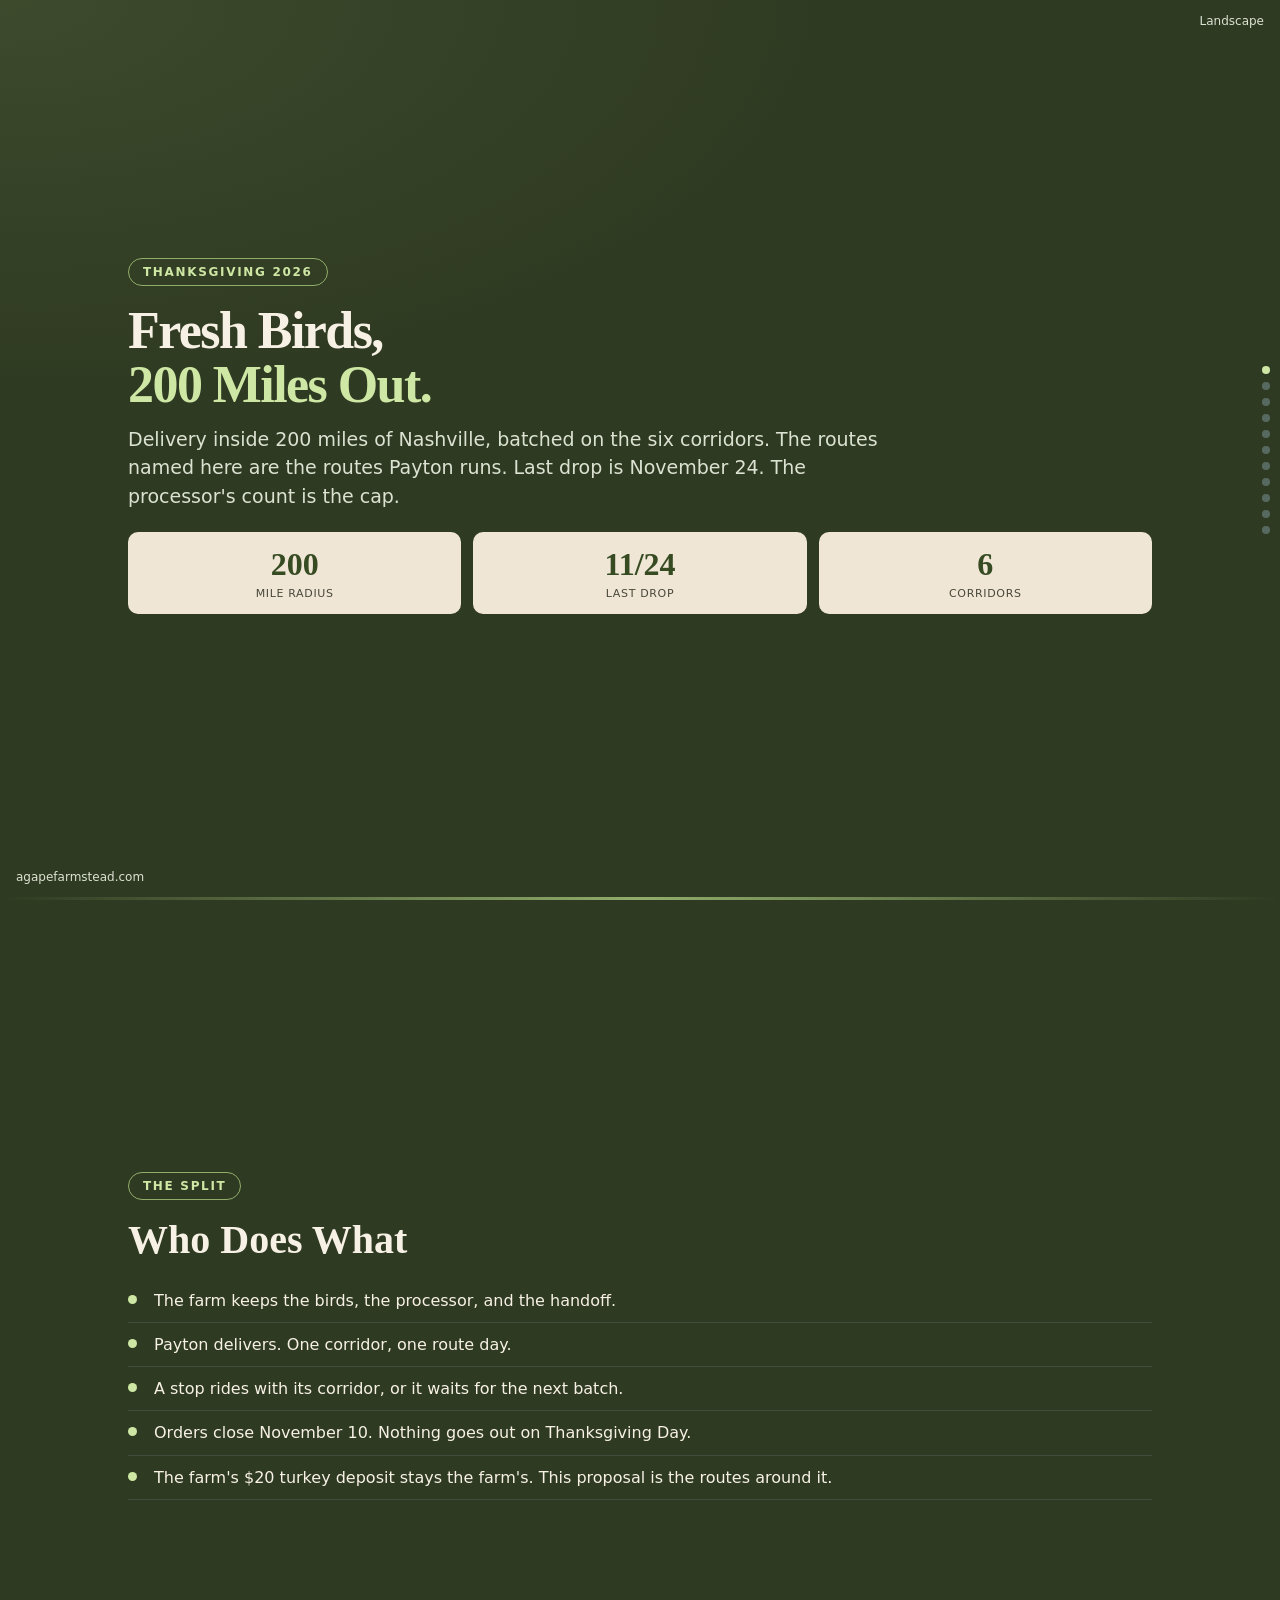
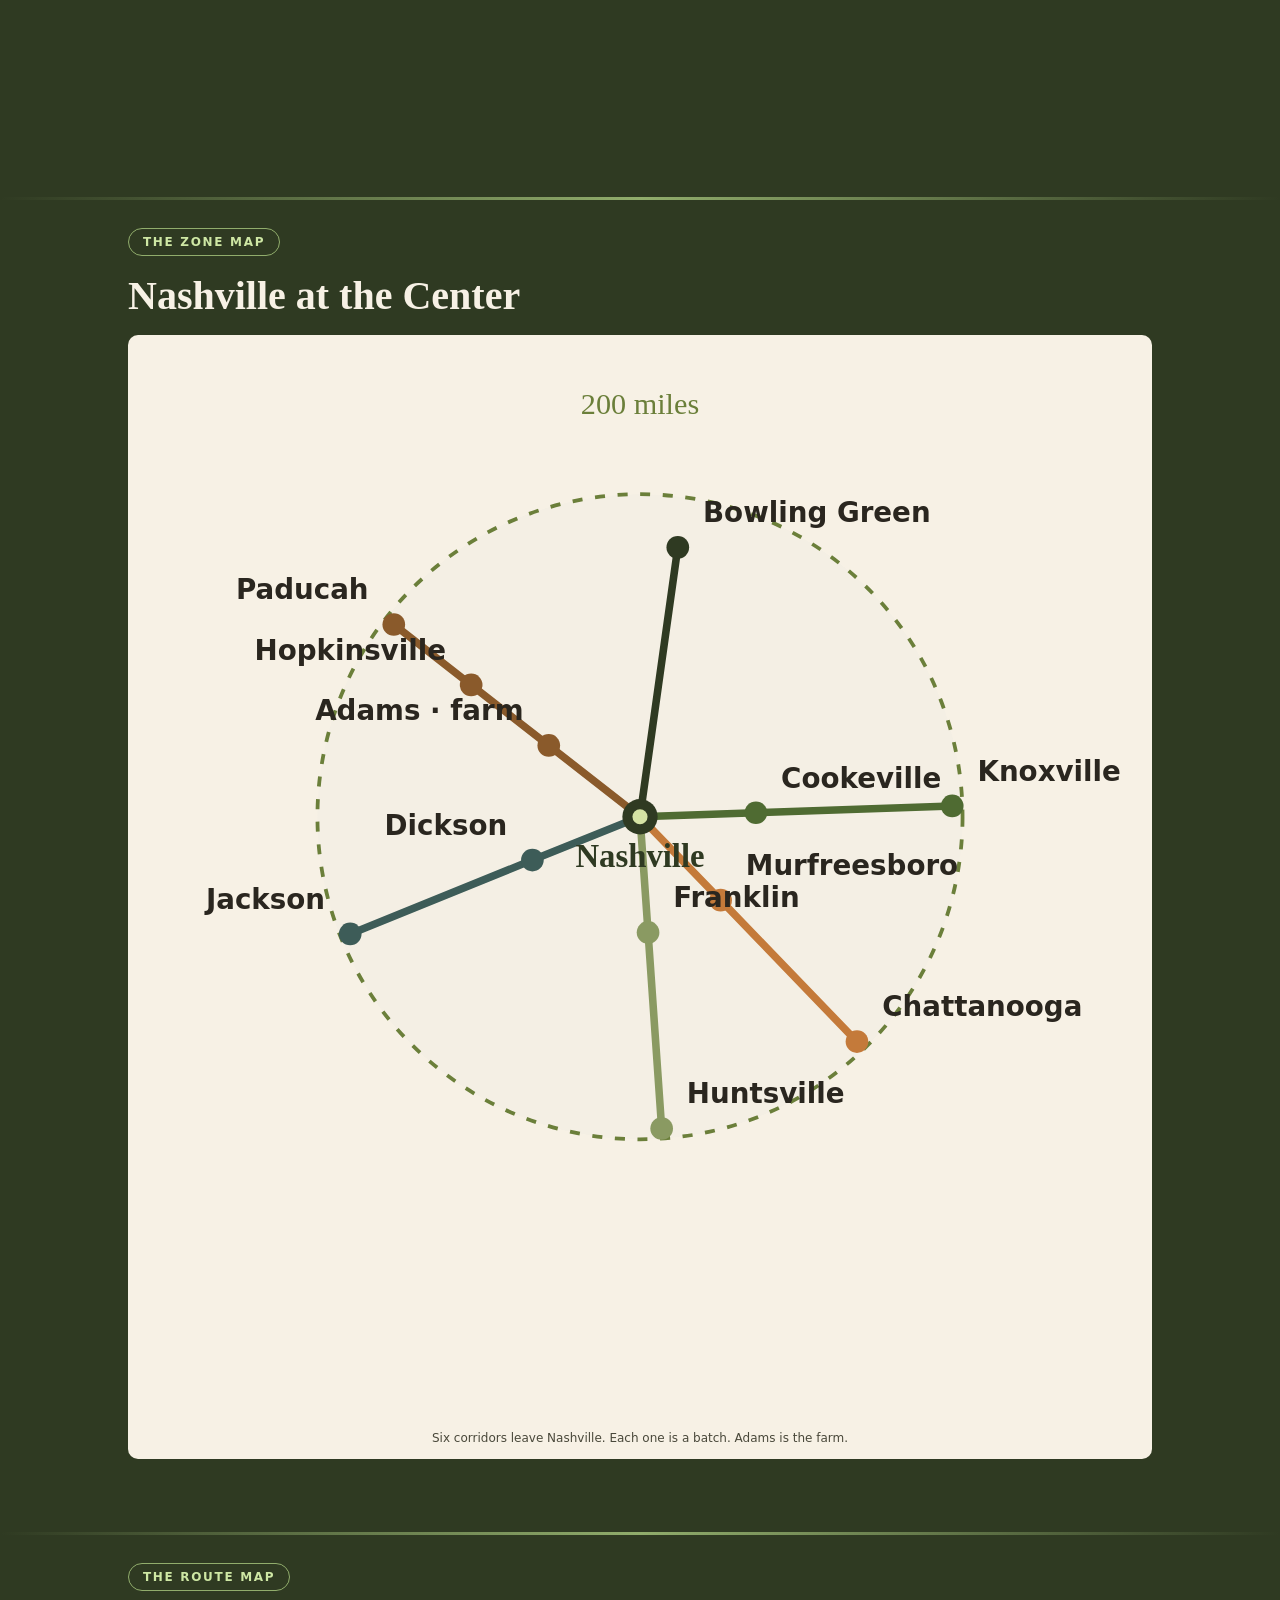
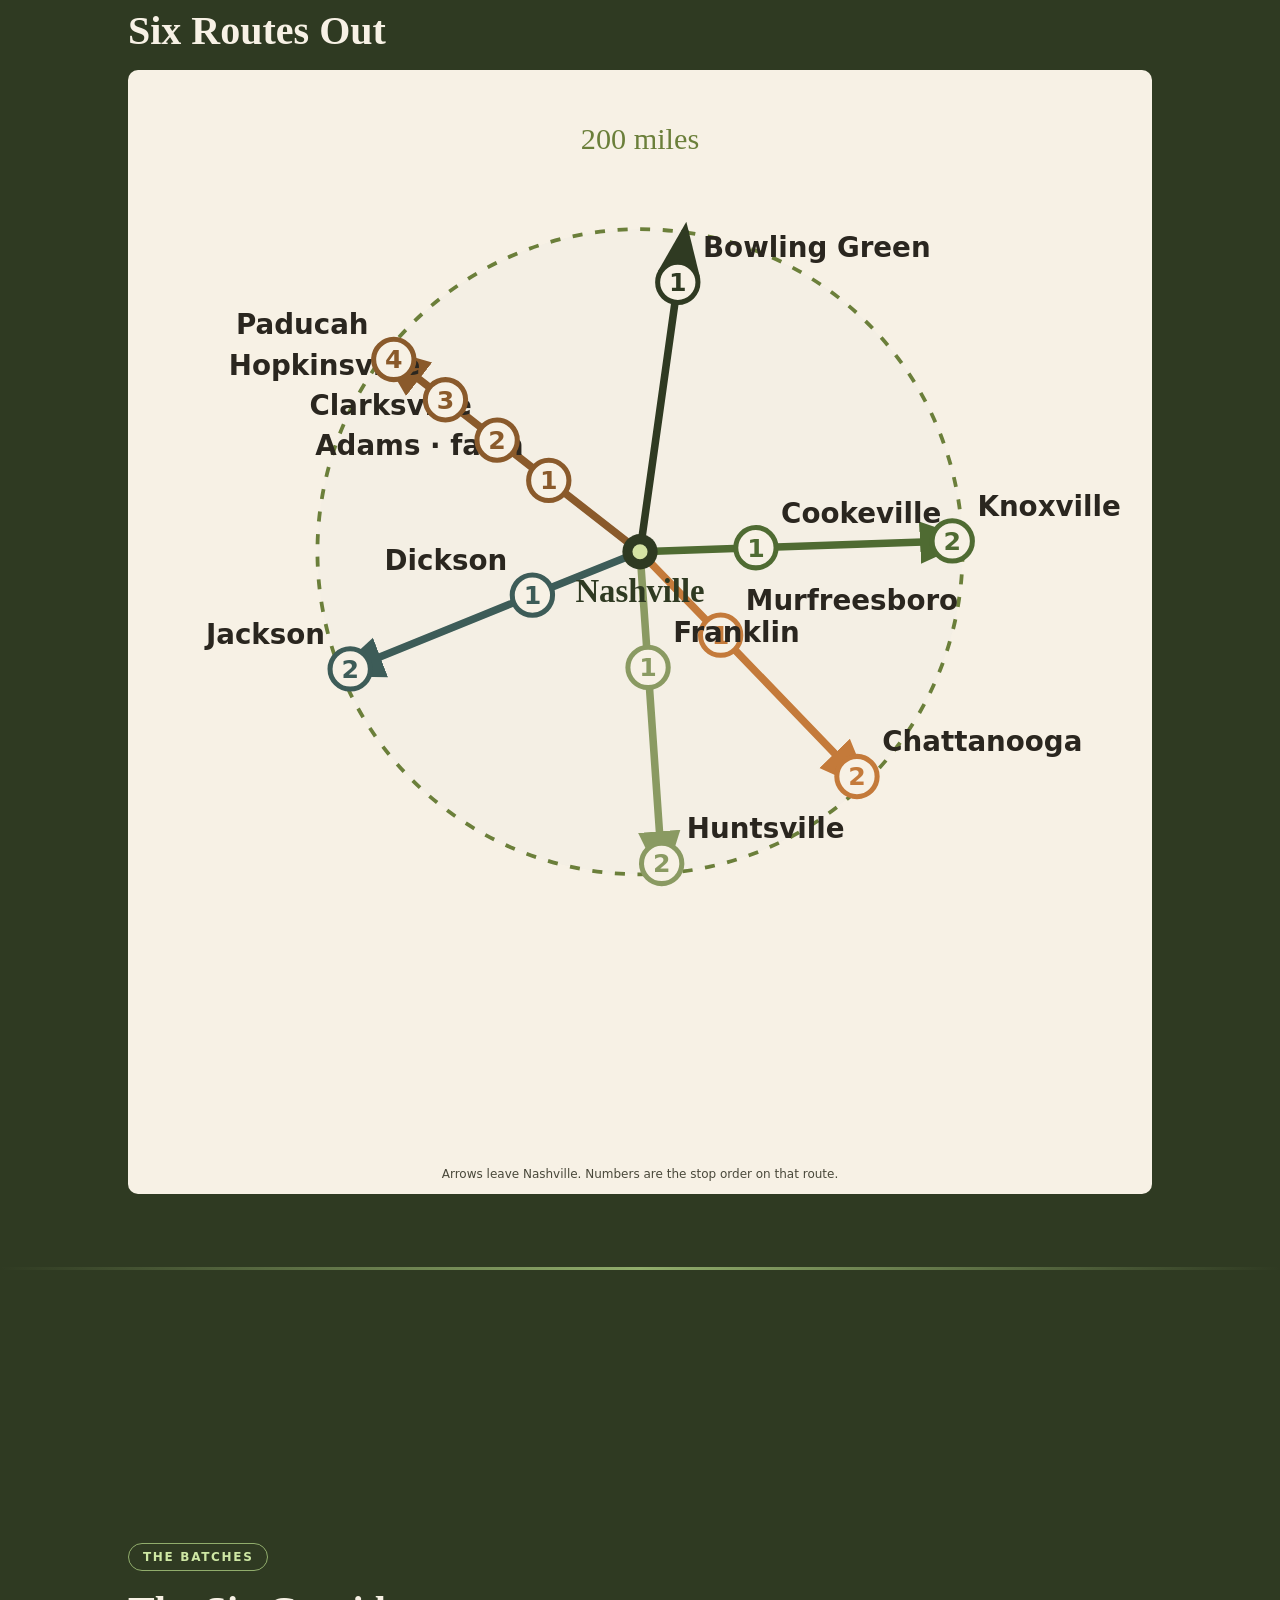
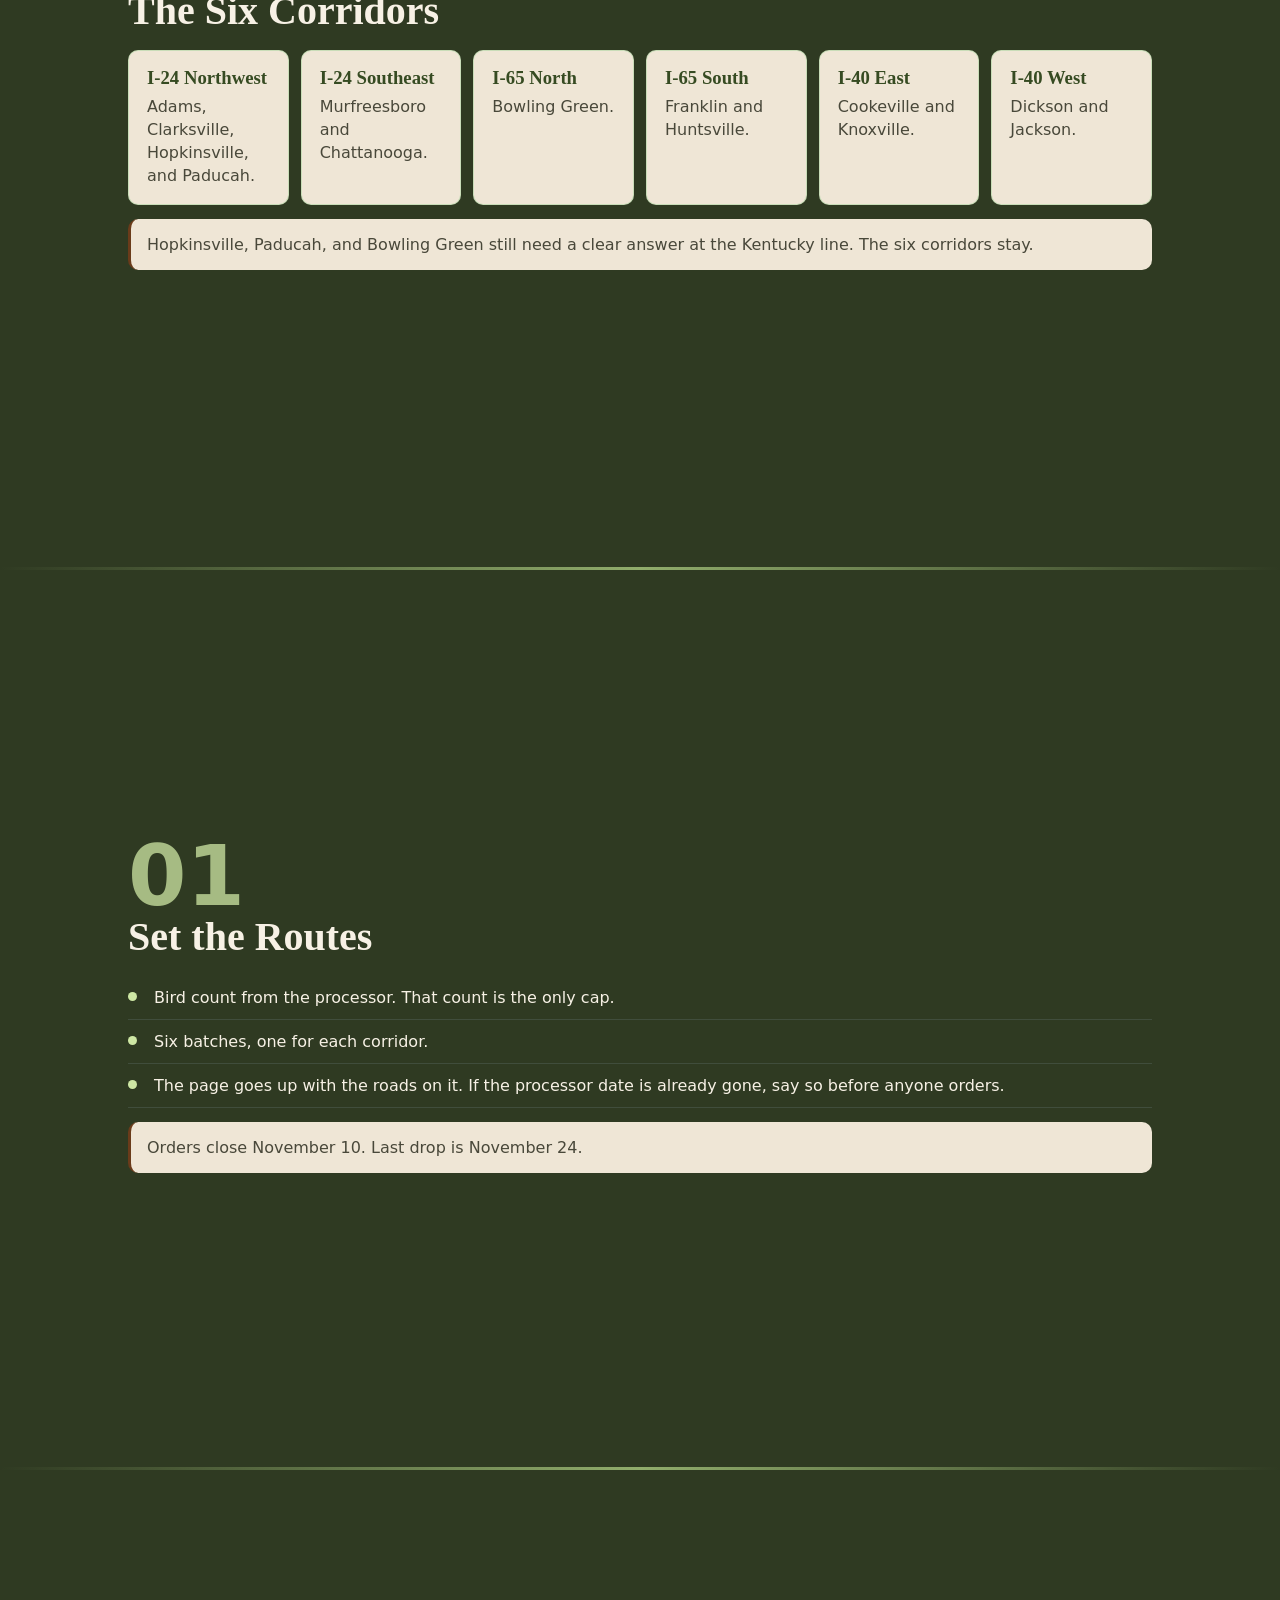
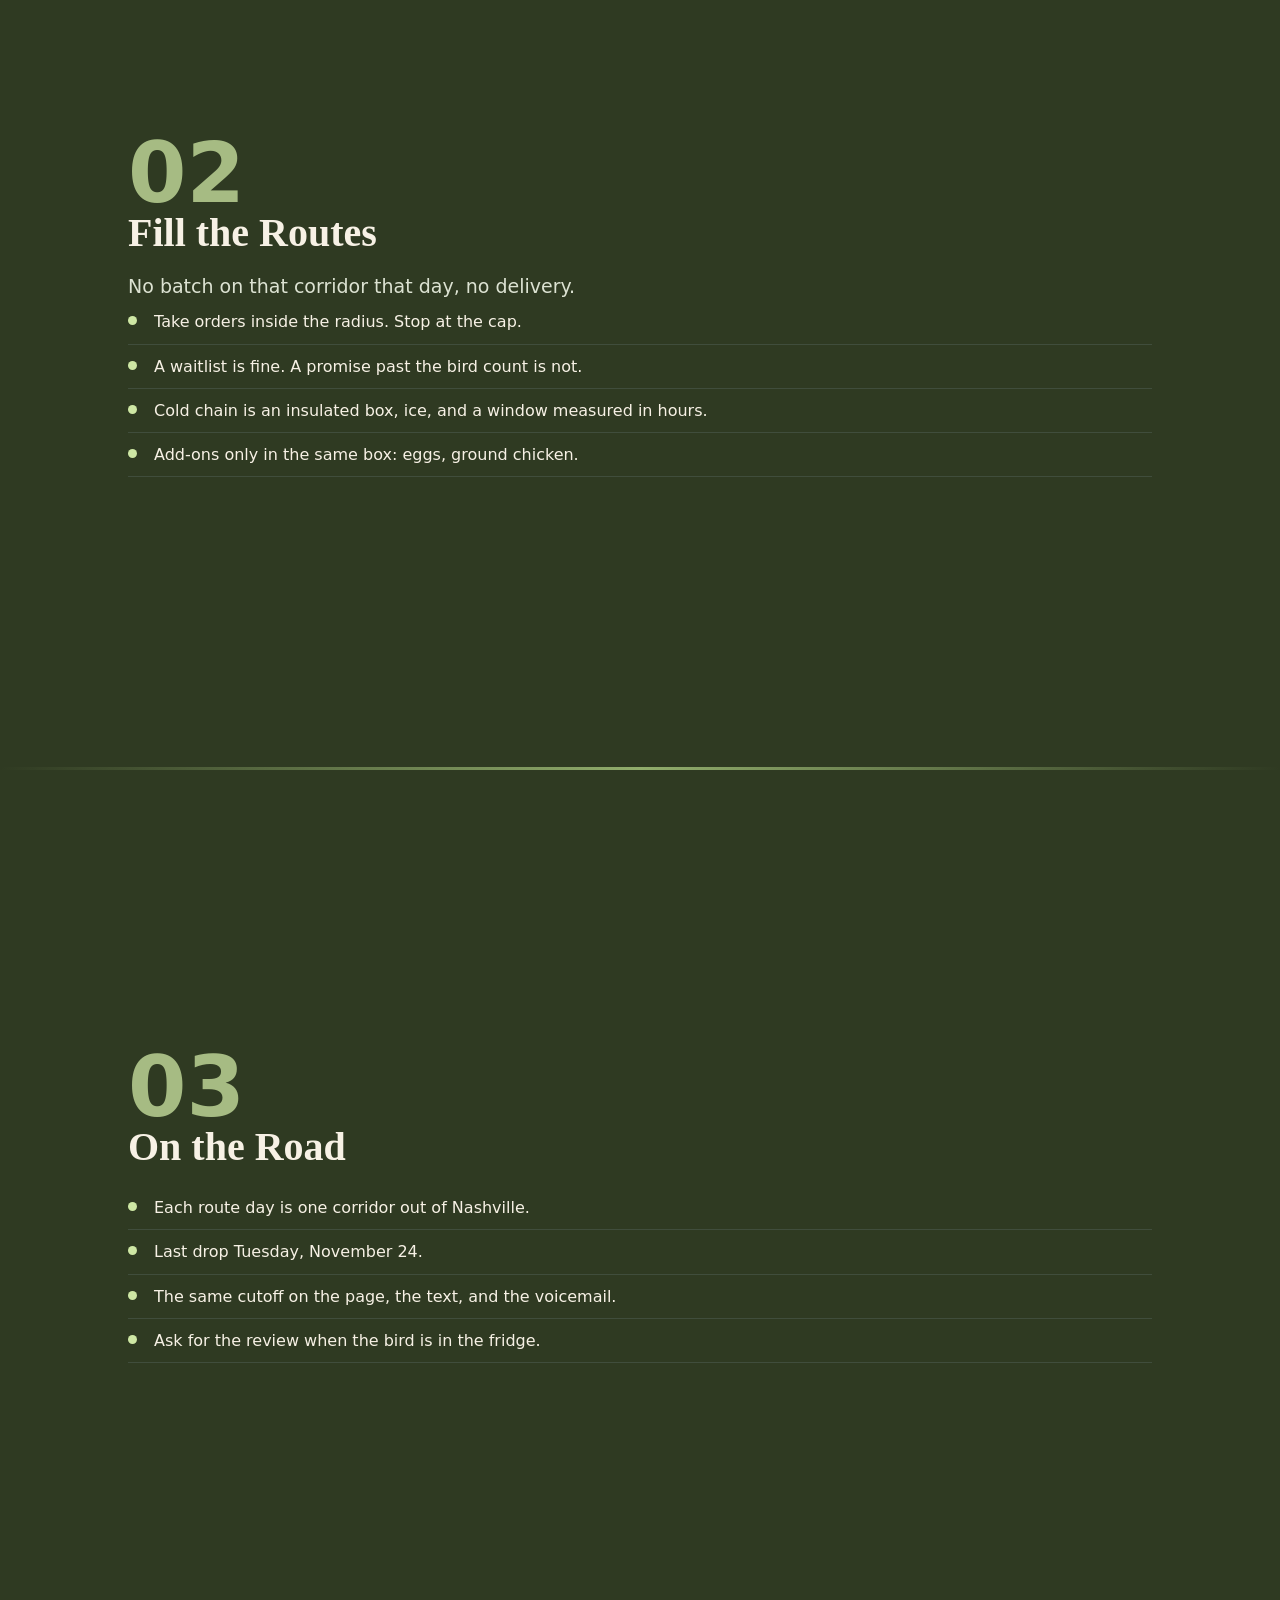
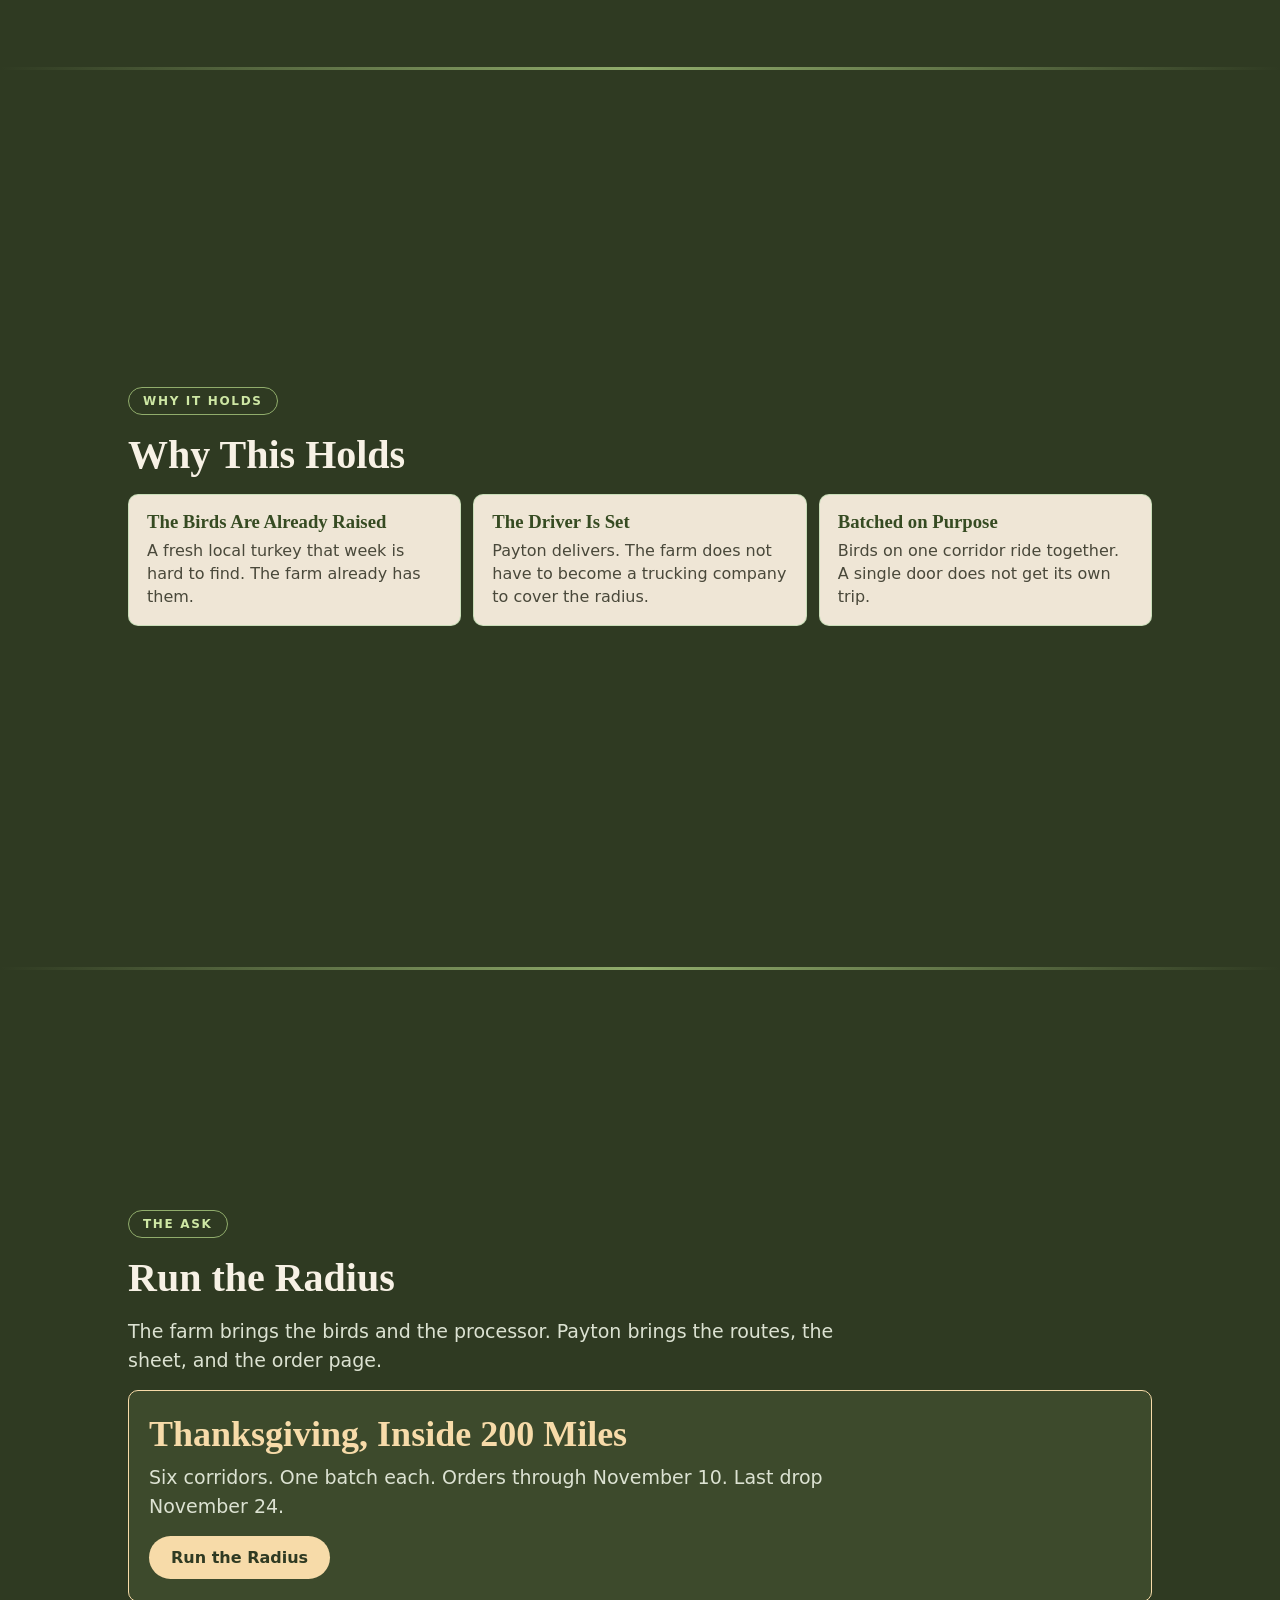
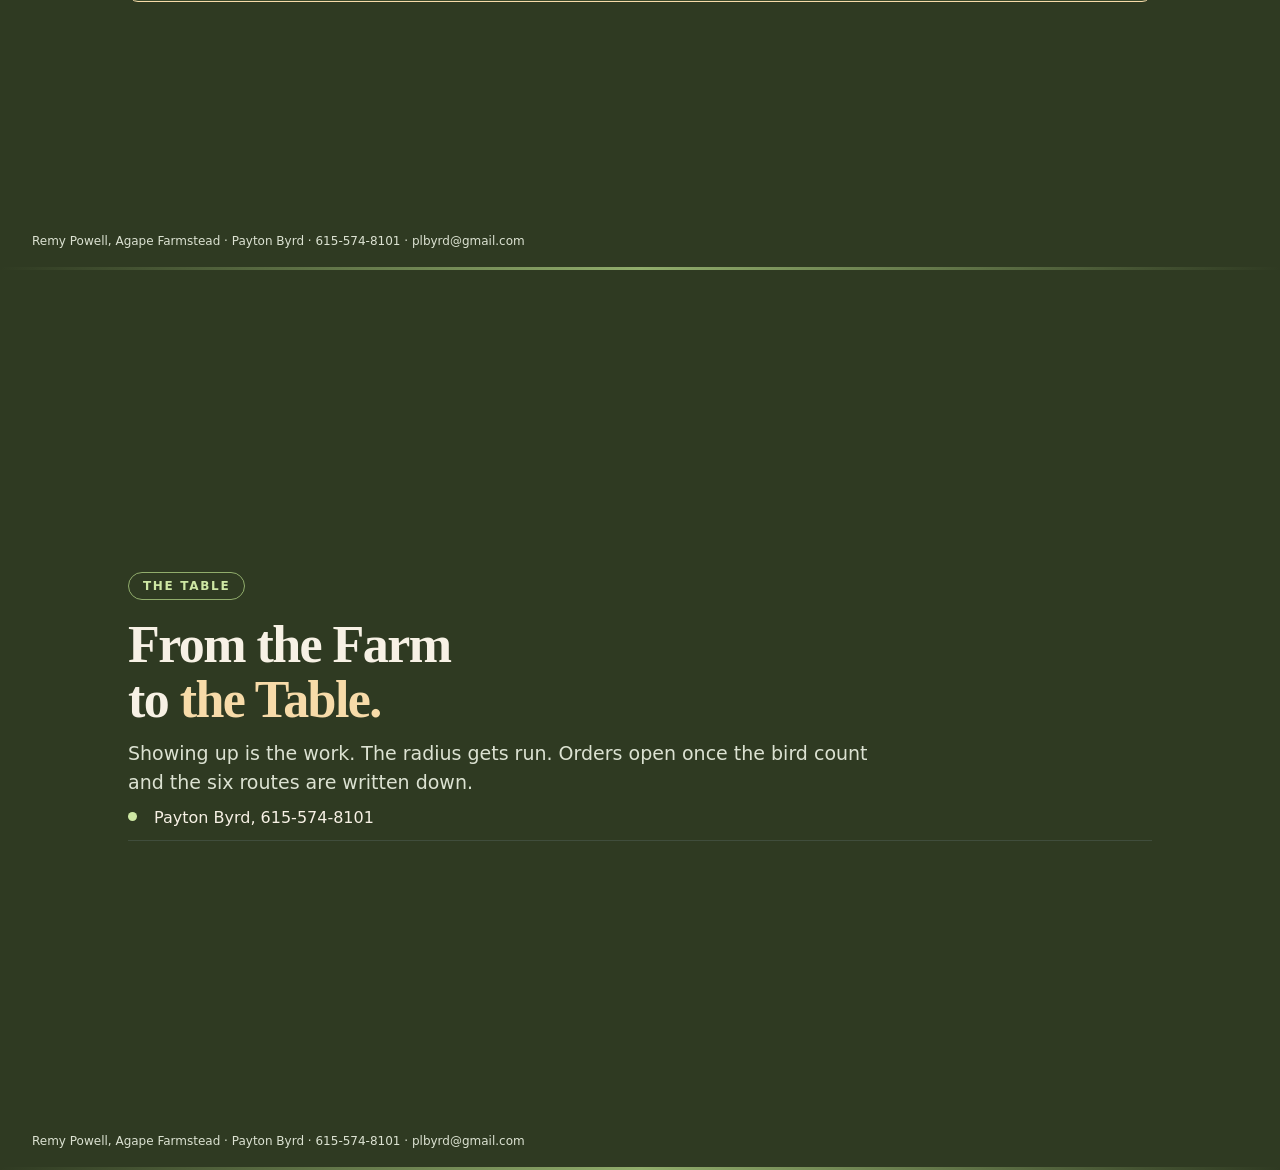
<file: docs/thanksgiving.html>
<!DOCTYPE html>
<html lang="en" class="deck-portrait">
<head>
<meta charset="UTF-8">
<meta name="viewport" content="width=device-width, initial-scale=1.0">
<meta http-equiv="Cache-Control" content="no-cache, no-store, must-revalidate">
<meta http-equiv="Pragma" content="no-cache">
<title>Thanksgiving Delivery — Agape Farmstead</title>
<meta name="description" content="Thanksgiving delivery inside 200 miles of Nashville. Payton runs the routes he names. Last drop November 24.">
<meta property="og:title" content="Thanksgiving Delivery">
<meta property="og:description" content="The routes named here are the routes that get run. Six corridors. Last drop November 24.">
<meta property="og:type" content="website">
<meta name="theme-color" content="#3d4a2c">
<link rel="stylesheet" href="theme.css">
<link rel="stylesheet" href="deck.css">
</head>
<body>
<div class="bar" id="bar"></div>
<a class="flip" href="thanksgiving.wide.html">Landscape</a>
<nav class="dots" id="dots"></nav>
<a class="site-link" href="https://www.agapefarmstead.com">agapefarmstead.com</a>
<section class="slide hero" id="s1">
  <div class="inner">
    <span class="tag">Thanksgiving 2026</span>
    <h1>Fresh Birds,<br><span class="accent">200 Miles Out.</span></h1>
    <p class="sub">Delivery inside 200 miles of Nashville, batched on the six corridors. The routes named here are the routes Payton runs. Last drop is November 24. The processor&#39;s count is the cap.</p>
    <div class="stat-row">
      <div class="stat"><div class="n">200</div><div class="l">Mile Radius</div></div>
      <div class="stat"><div class="n">11/24</div><div class="l">Last Drop</div></div>
      <div class="stat"><div class="n">6</div><div class="l">Corridors</div></div>
    </div>
  </div>
</section>

<section class="slide list" id="s2">
  <div class="inner">
    <span class="tag">The Split</span>
    <h2>Who Does What</h2>
    <ul>
      <li>The farm keeps the birds, the processor, and the handoff.</li>
      <li>Payton delivers. One corridor, one route day.</li>
      <li>A stop rides with its corridor, or it waits for the next batch.</li>
      <li>Orders close November 10. Nothing goes out on Thanksgiving Day.</li>
      <li>The farm&#39;s $20 turkey deposit stays the farm&#39;s. This proposal is the routes around it.</li>
    </ul>
  </div>
</section>

<section class="slide map" id="s3">
  <div class="inner">
    <span class="tag">The Zone Map</span>
    <h2>Nashville at the Center</h2>
    <figure class="figure">
      <svg viewBox="0 0 400 430" role="img"><title>Nashville corridors</title><circle cx="200" cy="188" r="128" fill="#f4efe4" stroke="#6b7f3a" stroke-width="1.5" stroke-dasharray="4 5"/><text x="200" y="28" text-anchor="middle" fill="#6b7f3a" font-size="12" font-family="Georgia, serif">200 miles</text><polyline points="200,188 163.8,159.7 133,135.7 102.3,111.7" fill="none" stroke="#8a5a2b" stroke-width="3" stroke-linecap="round" stroke-linejoin="round"/><circle cx="163.8" cy="159.7" r="4.5" fill="#8a5a2b"/><text x="153.8" y="149.7" text-anchor="end" fill="#2a261f" font-size="11" font-family="system-ui,sans-serif" font-weight="600">Adams &#183; farm</text><circle cx="133" cy="135.7" r="4.5" fill="#8a5a2b"/><text x="123" y="125.7" text-anchor="end" fill="#2a261f" font-size="11" font-family="system-ui,sans-serif" font-weight="600">Hopkinsville</text><circle cx="102.3" cy="111.7" r="4.5" fill="#8a5a2b"/><text x="92.3" y="101.7" text-anchor="end" fill="#2a261f" font-size="11" font-family="system-ui,sans-serif" font-weight="600">Paducah</text><polyline points="200,188 232,221.1 286.1,277.2" fill="none" stroke="#c47a3a" stroke-width="3" stroke-linecap="round" stroke-linejoin="round"/><circle cx="232" cy="221.1" r="4.5" fill="#c47a3a"/><text x="242" y="211.1" text-anchor="start" fill="#2a261f" font-size="11" font-family="system-ui,sans-serif" font-weight="600">Murfreesboro</text><circle cx="286.1" cy="277.2" r="4.5" fill="#c47a3a"/><text x="296.1" y="267.2" text-anchor="start" fill="#2a261f" font-size="11" font-family="system-ui,sans-serif" font-weight="600">Chattanooga</text><polyline points="200,188 215,81.1" fill="none" stroke="#2f3a22" stroke-width="3" stroke-linecap="round" stroke-linejoin="round"/><circle cx="215" cy="81.1" r="4.5" fill="#2f3a22"/><text x="225" y="71.1" text-anchor="start" fill="#2a261f" font-size="11" font-family="system-ui,sans-serif" font-weight="600">Bowling Green</text><polyline points="200,188 203.2,233.9 208.6,311.7" fill="none" stroke="#8a9a62" stroke-width="3" stroke-linecap="round" stroke-linejoin="round"/><circle cx="203.2" cy="233.9" r="4.5" fill="#8a9a62"/><text x="213.2" y="223.9" text-anchor="start" fill="#2a261f" font-size="11" font-family="system-ui,sans-serif" font-weight="600">Franklin</text><circle cx="208.6" cy="311.7" r="4.5" fill="#8a9a62"/><text x="218.6" y="301.7" text-anchor="start" fill="#2a261f" font-size="11" font-family="system-ui,sans-serif" font-weight="600">Huntsville</text><polyline points="200,188 246,186.4 323.9,183.7" fill="none" stroke="#4f6b32" stroke-width="3" stroke-linecap="round" stroke-linejoin="round"/><circle cx="246" cy="186.4" r="4.5" fill="#4f6b32"/><text x="256" y="176.4" text-anchor="start" fill="#2a261f" font-size="11" font-family="system-ui,sans-serif" font-weight="600">Cookeville</text><circle cx="323.9" cy="183.7" r="4.5" fill="#4f6b32"/><text x="333.9" y="173.7" text-anchor="start" fill="#2a261f" font-size="11" font-family="system-ui,sans-serif" font-weight="600">Knoxville</text><polyline points="200,188 157.3,205.2 85,234.5" fill="none" stroke="#3d5c58" stroke-width="3" stroke-linecap="round" stroke-linejoin="round"/><circle cx="157.3" cy="205.2" r="4.5" fill="#3d5c58"/><text x="147.3" y="195.2" text-anchor="end" fill="#2a261f" font-size="11" font-family="system-ui,sans-serif" font-weight="600">Dickson</text><circle cx="85" cy="234.5" r="4.5" fill="#3d5c58"/><text x="75" y="224.5" text-anchor="end" fill="#2a261f" font-size="11" font-family="system-ui,sans-serif" font-weight="600">Jackson</text><circle cx="200" cy="188" r="7" fill="#2f3a22"/><circle cx="200" cy="188" r="3" fill="#d5e3a4"/><text x="200" y="208" text-anchor="middle" fill="#2f3a22" font-size="13" font-family="Georgia, serif" font-weight="700">Nashville</text></svg>
      <figcaption>Six corridors leave Nashville. Each one is a batch. Adams is the farm.</figcaption>
    </figure>
  </div>
</section>

<section class="slide map" id="s4">
  <div class="inner">
    <span class="tag">The Route Map</span>
    <h2>Six Routes Out</h2>
    <figure class="figure">
      <svg viewBox="0 0 400 430" role="img"><title>Nashville corridors</title><circle cx="200" cy="188" r="128" fill="#f4efe4" stroke="#6b7f3a" stroke-width="1.5" stroke-dasharray="4 5"/><text x="200" y="28" text-anchor="middle" fill="#6b7f3a" font-size="12" font-family="Georgia, serif">200 miles</text><defs><marker id="arrow1" viewBox="0 0 10 10" refX="8" refY="5" markerWidth="7" markerHeight="7" orient="auto"><path d="M0 1 L10 5 L0 9 z" fill="#8a5a2b"/></marker></defs><polyline points="200,188 163.8,159.7 143.3,143.7 122.8,127.7 102.3,111.7 99.1,109.2" fill="none" stroke="#8a5a2b" stroke-width="3" stroke-linecap="round" stroke-linejoin="round" marker-end="url(#arrow1)"/><circle cx="163.8" cy="159.7" r="8" fill="#f7f1e5" stroke="#8a5a2b" stroke-width="2"/><text x="163.8" y="163.2" text-anchor="middle" fill="#8a5a2b" font-size="10" font-family="system-ui,sans-serif" font-weight="700">1</text><text x="153.8" y="149.7" text-anchor="end" fill="#2a261f" font-size="11" font-family="system-ui,sans-serif" font-weight="600">Adams &#183; farm</text><circle cx="143.3" cy="143.7" r="8" fill="#f7f1e5" stroke="#8a5a2b" stroke-width="2"/><text x="143.3" y="147.2" text-anchor="middle" fill="#8a5a2b" font-size="10" font-family="system-ui,sans-serif" font-weight="700">2</text><text x="133.3" y="133.7" text-anchor="end" fill="#2a261f" font-size="11" font-family="system-ui,sans-serif" font-weight="600">Clarksville</text><circle cx="122.8" cy="127.7" r="8" fill="#f7f1e5" stroke="#8a5a2b" stroke-width="2"/><text x="122.8" y="131.2" text-anchor="middle" fill="#8a5a2b" font-size="10" font-family="system-ui,sans-serif" font-weight="700">3</text><text x="112.8" y="117.7" text-anchor="end" fill="#2a261f" font-size="11" font-family="system-ui,sans-serif" font-weight="600">Hopkinsville</text><circle cx="102.3" cy="111.7" r="8" fill="#f7f1e5" stroke="#8a5a2b" stroke-width="2"/><text x="102.3" y="115.2" text-anchor="middle" fill="#8a5a2b" font-size="10" font-family="system-ui,sans-serif" font-weight="700">4</text><text x="92.3" y="101.7" text-anchor="end" fill="#2a261f" font-size="11" font-family="system-ui,sans-serif" font-weight="600">Paducah</text><defs><marker id="arrow2" viewBox="0 0 10 10" refX="8" refY="5" markerWidth="7" markerHeight="7" orient="auto"><path d="M0 1 L10 5 L0 9 z" fill="#c47a3a"/></marker></defs><polyline points="200,188 232,221.1 286.1,277.2 288.9,280.1" fill="none" stroke="#c47a3a" stroke-width="3" stroke-linecap="round" stroke-linejoin="round" marker-end="url(#arrow2)"/><circle cx="232" cy="221.1" r="8" fill="#f7f1e5" stroke="#c47a3a" stroke-width="2"/><text x="232" y="224.6" text-anchor="middle" fill="#c47a3a" font-size="10" font-family="system-ui,sans-serif" font-weight="700">1</text><text x="242" y="211.1" text-anchor="start" fill="#2a261f" font-size="11" font-family="system-ui,sans-serif" font-weight="600">Murfreesboro</text><circle cx="286.1" cy="277.2" r="8" fill="#f7f1e5" stroke="#c47a3a" stroke-width="2"/><text x="286.1" y="280.7" text-anchor="middle" fill="#c47a3a" font-size="10" font-family="system-ui,sans-serif" font-weight="700">2</text><text x="296.1" y="267.2" text-anchor="start" fill="#2a261f" font-size="11" font-family="system-ui,sans-serif" font-weight="600">Chattanooga</text><defs><marker id="arrow3" viewBox="0 0 10 10" refX="8" refY="5" markerWidth="7" markerHeight="7" orient="auto"><path d="M0 1 L10 5 L0 9 z" fill="#2f3a22"/></marker></defs><polyline points="200,188 215,81.1 217.8,61.2" fill="none" stroke="#2f3a22" stroke-width="3" stroke-linecap="round" stroke-linejoin="round" marker-end="url(#arrow3)"/><circle cx="215" cy="81.1" r="8" fill="#f7f1e5" stroke="#2f3a22" stroke-width="2"/><text x="215" y="84.6" text-anchor="middle" fill="#2f3a22" font-size="10" font-family="system-ui,sans-serif" font-weight="700">1</text><text x="225" y="71.1" text-anchor="start" fill="#2a261f" font-size="11" font-family="system-ui,sans-serif" font-weight="600">Bowling Green</text><defs><marker id="arrow4" viewBox="0 0 10 10" refX="8" refY="5" markerWidth="7" markerHeight="7" orient="auto"><path d="M0 1 L10 5 L0 9 z" fill="#8a9a62"/></marker></defs><polyline points="200,188 203.2,233.9 208.6,311.7 208.9,315.7" fill="none" stroke="#8a9a62" stroke-width="3" stroke-linecap="round" stroke-linejoin="round" marker-end="url(#arrow4)"/><circle cx="203.2" cy="233.9" r="8" fill="#f7f1e5" stroke="#8a9a62" stroke-width="2"/><text x="203.2" y="237.4" text-anchor="middle" fill="#8a9a62" font-size="10" font-family="system-ui,sans-serif" font-weight="700">1</text><text x="213.2" y="223.9" text-anchor="start" fill="#2a261f" font-size="11" font-family="system-ui,sans-serif" font-weight="600">Franklin</text><circle cx="208.6" cy="311.7" r="8" fill="#f7f1e5" stroke="#8a9a62" stroke-width="2"/><text x="208.6" y="315.2" text-anchor="middle" fill="#8a9a62" font-size="10" font-family="system-ui,sans-serif" font-weight="700">2</text><text x="218.6" y="301.7" text-anchor="start" fill="#2a261f" font-size="11" font-family="system-ui,sans-serif" font-weight="600">Huntsville</text><defs><marker id="arrow5" viewBox="0 0 10 10" refX="8" refY="5" markerWidth="7" markerHeight="7" orient="auto"><path d="M0 1 L10 5 L0 9 z" fill="#4f6b32"/></marker></defs><polyline points="200,188 246,186.4 323.9,183.7 327.9,183.5" fill="none" stroke="#4f6b32" stroke-width="3" stroke-linecap="round" stroke-linejoin="round" marker-end="url(#arrow5)"/><circle cx="246" cy="186.4" r="8" fill="#f7f1e5" stroke="#4f6b32" stroke-width="2"/><text x="246" y="189.9" text-anchor="middle" fill="#4f6b32" font-size="10" font-family="system-ui,sans-serif" font-weight="700">1</text><text x="256" y="176.4" text-anchor="start" fill="#2a261f" font-size="11" font-family="system-ui,sans-serif" font-weight="600">Cookeville</text><circle cx="323.9" cy="183.7" r="8" fill="#f7f1e5" stroke="#4f6b32" stroke-width="2"/><text x="323.9" y="187.2" text-anchor="middle" fill="#4f6b32" font-size="10" font-family="system-ui,sans-serif" font-weight="700">2</text><text x="333.9" y="173.7" text-anchor="start" fill="#2a261f" font-size="11" font-family="system-ui,sans-serif" font-weight="600">Knoxville</text><defs><marker id="arrow6" viewBox="0 0 10 10" refX="8" refY="5" markerWidth="7" markerHeight="7" orient="auto"><path d="M0 1 L10 5 L0 9 z" fill="#3d5c58"/></marker></defs><polyline points="200,188 157.3,205.2 85,234.5 81.3,235.9" fill="none" stroke="#3d5c58" stroke-width="3" stroke-linecap="round" stroke-linejoin="round" marker-end="url(#arrow6)"/><circle cx="157.3" cy="205.2" r="8" fill="#f7f1e5" stroke="#3d5c58" stroke-width="2"/><text x="157.3" y="208.7" text-anchor="middle" fill="#3d5c58" font-size="10" font-family="system-ui,sans-serif" font-weight="700">1</text><text x="147.3" y="195.2" text-anchor="end" fill="#2a261f" font-size="11" font-family="system-ui,sans-serif" font-weight="600">Dickson</text><circle cx="85" cy="234.5" r="8" fill="#f7f1e5" stroke="#3d5c58" stroke-width="2"/><text x="85" y="238" text-anchor="middle" fill="#3d5c58" font-size="10" font-family="system-ui,sans-serif" font-weight="700">2</text><text x="75" y="224.5" text-anchor="end" fill="#2a261f" font-size="11" font-family="system-ui,sans-serif" font-weight="600">Jackson</text><circle cx="200" cy="188" r="7" fill="#2f3a22"/><circle cx="200" cy="188" r="3" fill="#d5e3a4"/><text x="200" y="208" text-anchor="middle" fill="#2f3a22" font-size="13" font-family="Georgia, serif" font-weight="700">Nashville</text></svg>
      <figcaption>Arrows leave Nashville. Numbers are the stop order on that route.</figcaption>
    </figure>
  </div>
</section>

<section class="slide cards" id="s5">
  <div class="inner">
    <span class="tag">The Batches</span>
    <h2>The Six Corridors</h2>
    <div class="two-col">
      <div class="card">
        <h3>I-24 Northwest</h3>
        <p>Adams, Clarksville, Hopkinsville, and Paducah.</p>
      </div>
      <div class="card">
        <h3>I-24 Southeast</h3>
        <p>Murfreesboro and Chattanooga.</p>
      </div>
      <div class="card">
        <h3>I-65 North</h3>
        <p>Bowling Green.</p>
      </div>
      <div class="card">
        <h3>I-65 South</h3>
        <p>Franklin and Huntsville.</p>
      </div>
      <div class="card">
        <h3>I-40 East</h3>
        <p>Cookeville and Knoxville.</p>
      </div>
      <div class="card">
        <h3>I-40 West</h3>
        <p>Dickson and Jackson.</p>
      </div>
    </div>
    <div class="note-box">Hopkinsville, Paducah, and Bowling Green still need a clear answer at the Kentucky line. The six corridors stay.</div>
  </div>
</section>

<section class="slide phase" id="s6">
  <div class="inner">
    <div class="phase-num">01</div>
    <h2>Set the Routes</h2>
    <ul>
      <li>Bird count from the processor. That count is the only cap.</li>
      <li>Six batches, one for each corridor.</li>
      <li>The page goes up with the roads on it. If the processor date is already gone, say so before anyone orders.</li>
    </ul>
    <div class="note-box">Orders close November 10. Last drop is November 24.</div>
  </div>
</section>

<section class="slide phase" id="s7">
  <div class="inner">
    <div class="phase-num">02</div>
    <h2>Fill the Routes</h2>
    <p class="sub">No batch on that corridor that day, no delivery.</p>
    <ul>
      <li>Take orders inside the radius. Stop at the cap.</li>
      <li>A waitlist is fine. A promise past the bird count is not.</li>
      <li>Cold chain is an insulated box, ice, and a window measured in hours.</li>
      <li>Add-ons only in the same box: eggs, ground chicken.</li>
    </ul>
  </div>
</section>

<section class="slide phase" id="s8">
  <div class="inner">
    <div class="phase-num">03</div>
    <h2>On the Road</h2>
    <ul>
      <li>Each route day is one corridor out of Nashville.</li>
      <li>Last drop Tuesday, November 24.</li>
      <li>The same cutoff on the page, the text, and the voicemail.</li>
      <li>Ask for the review when the bird is in the fridge.</li>
    </ul>
  </div>
</section>

<section class="slide cards" id="s9">
  <div class="inner">
    <span class="tag">Why It Holds</span>
    <h2>Why This Holds</h2>
    <div class="two-col">
      <div class="card">
        <h3>The Birds Are Already Raised</h3>
        <p>A fresh local turkey that week is hard to find. The farm already has them.</p>
      </div>
      <div class="card">
        <h3>The Driver Is Set</h3>
        <p>Payton delivers. The farm does not have to become a trucking company to cover the radius.</p>
      </div>
      <div class="card">
        <h3>Batched on Purpose</h3>
        <p>Birds on one corridor ride together. A single door does not get its own trip.</p>
      </div>
    </div>
  </div>
</section>

<section class="slide ask" id="s10">
  <div class="inner">
    <span class="tag">The Ask</span>
    <h2>Run the Radius</h2>
    <p class="sub">The farm brings the birds and the processor. Payton brings the routes, the sheet, and the order page.</p>
    <div class="ask-box">
      <div class="price">Thanksgiving, Inside 200 Miles</div>
      <p class="sub" style="margin-top:8px">Six corridors. One batch each. Orders through November 10. Last drop November 24.</p>
      <a class="btn" href="mailto:plbyrd@gmail.com?subject=Agape%20Farmstead%20Thanksgiving%20delivery">Run the Radius</a>
    </div>
    <p class="footer-note">Remy Powell, Agape Farmstead &#183; Payton Byrd &#183; 615-574-8101 &#183; plbyrd@gmail.com</p>
  </div>
</section>

<section class="slide close" id="s11">
  <div class="inner">
    <span class="tag">The Table</span>
    <h1>From the Farm<br>to <span class="accent2">the Table.</span></h1>
    <p class="sub">Showing up is the work. The radius gets run. Orders open once the bird count and the six routes are written down.</p>
    <ul>
      <li>Payton Byrd, 615-574-8101</li>
    </ul>
    <p class="footer-note">Remy Powell, Agape Farmstead &#183; Payton Byrd &#183; 615-574-8101 &#183; plbyrd@gmail.com</p>
  </div>
</section>
<script>
  const slides = document.querySelectorAll(".slide");
  const dots = document.getElementById("dots");
  const bar = document.getElementById("bar");
  slides.forEach((s, i) => { const a = document.createElement("a"); a.href = "#s" + (i + 1); dots.appendChild(a); });
  const dotLinks = dots.querySelectorAll("a");
  function update() {
    const y = window.scrollY;
    const h = document.documentElement.scrollHeight - window.innerHeight;
    bar.style.width = (h > 0 ? (y / h) * 100 : 0) + "%";
    let active = 0;
    slides.forEach((s, i) => { if (s.offsetTop - window.innerHeight / 2 <= y) active = i; });
    dotLinks.forEach((d, i) => d.classList.toggle("active", i === active));
  }
  window.addEventListener("scroll", update, { passive: true });
  update();
</script>
</body>
</html>
</file>
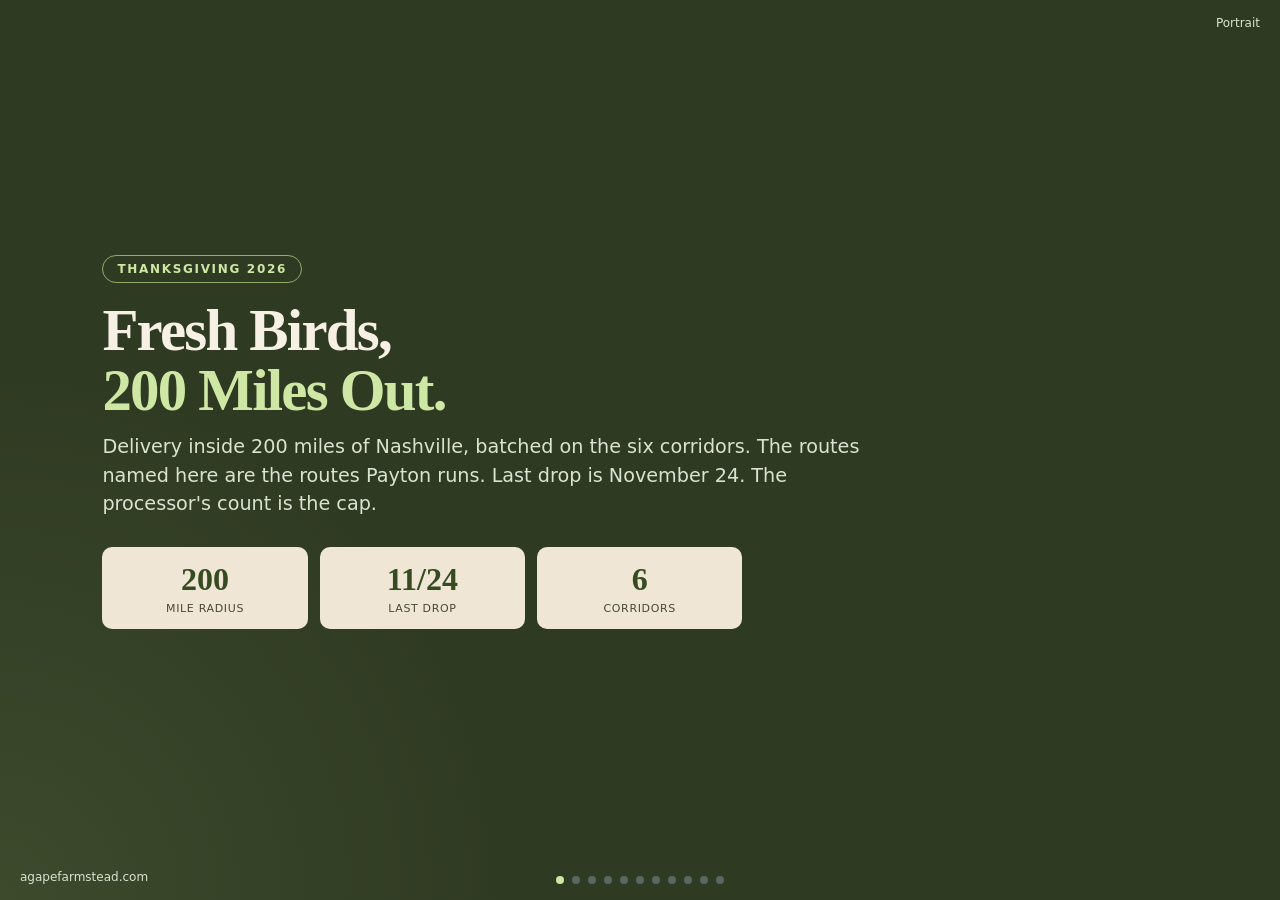
<file: docs/thanksgiving.wide.html>
<!DOCTYPE html>
<html lang="en" class="deck-landscape">
<head>
<meta charset="UTF-8">
<meta name="viewport" content="width=device-width, initial-scale=1.0">
<meta http-equiv="Cache-Control" content="no-cache, no-store, must-revalidate">
<meta http-equiv="Pragma" content="no-cache">
<title>Thanksgiving Delivery — Agape Farmstead</title>
<meta name="description" content="Thanksgiving delivery inside 200 miles of Nashville. Payton runs the routes he names. Last drop November 24.">
<meta property="og:title" content="Thanksgiving Delivery">
<meta property="og:description" content="The routes named here are the routes that get run. Six corridors. Last drop November 24.">
<meta property="og:type" content="website">
<meta name="theme-color" content="#3d4a2c">
<link rel="stylesheet" href="theme.css">
<link rel="stylesheet" href="deck.css">
</head>
<body>
<div class="bar" id="bar"></div>
<a class="flip" href="thanksgiving.html">Portrait</a>
<nav class="dots" id="dots"></nav>
<a class="site-link" href="https://www.agapefarmstead.com">agapefarmstead.com</a>
<div class="stage" id="stage">
<div class="track" id="track">
<section class="slide hero" id="s1">
  <div class="inner">
    <span class="tag">Thanksgiving 2026</span>
    <h1>Fresh Birds,<br><span class="accent">200 Miles Out.</span></h1>
    <p class="sub">Delivery inside 200 miles of Nashville, batched on the six corridors. The routes named here are the routes Payton runs. Last drop is November 24. The processor&#39;s count is the cap.</p>
    <div class="stat-row">
      <div class="stat"><div class="n">200</div><div class="l">Mile Radius</div></div>
      <div class="stat"><div class="n">11/24</div><div class="l">Last Drop</div></div>
      <div class="stat"><div class="n">6</div><div class="l">Corridors</div></div>
    </div>
  </div>
</section>

<section class="slide list" id="s2">
  <div class="inner">
    <span class="tag">The Split</span>
    <h2>Who Does What</h2>
    <ul>
      <li>The farm keeps the birds, the processor, and the handoff.</li>
      <li>Payton delivers. One corridor, one route day.</li>
      <li>A stop rides with its corridor, or it waits for the next batch.</li>
      <li>Orders close November 10. Nothing goes out on Thanksgiving Day.</li>
      <li>The farm&#39;s $20 turkey deposit stays the farm&#39;s. This proposal is the routes around it.</li>
    </ul>
  </div>
</section>

<section class="slide map" id="s3">
  <div class="inner">
    <span class="tag">The Zone Map</span>
    <h2>Nashville at the Center</h2>
    <figure class="figure">
      <svg viewBox="0 0 400 430" role="img"><title>Nashville corridors</title><circle cx="200" cy="188" r="128" fill="#f4efe4" stroke="#6b7f3a" stroke-width="1.5" stroke-dasharray="4 5"/><text x="200" y="28" text-anchor="middle" fill="#6b7f3a" font-size="12" font-family="Georgia, serif">200 miles</text><polyline points="200,188 163.8,159.7 133,135.7 102.3,111.7" fill="none" stroke="#8a5a2b" stroke-width="3" stroke-linecap="round" stroke-linejoin="round"/><circle cx="163.8" cy="159.7" r="4.5" fill="#8a5a2b"/><text x="153.8" y="149.7" text-anchor="end" fill="#2a261f" font-size="11" font-family="system-ui,sans-serif" font-weight="600">Adams &#183; farm</text><circle cx="133" cy="135.7" r="4.5" fill="#8a5a2b"/><text x="123" y="125.7" text-anchor="end" fill="#2a261f" font-size="11" font-family="system-ui,sans-serif" font-weight="600">Hopkinsville</text><circle cx="102.3" cy="111.7" r="4.5" fill="#8a5a2b"/><text x="92.3" y="101.7" text-anchor="end" fill="#2a261f" font-size="11" font-family="system-ui,sans-serif" font-weight="600">Paducah</text><polyline points="200,188 232,221.1 286.1,277.2" fill="none" stroke="#c47a3a" stroke-width="3" stroke-linecap="round" stroke-linejoin="round"/><circle cx="232" cy="221.1" r="4.5" fill="#c47a3a"/><text x="242" y="211.1" text-anchor="start" fill="#2a261f" font-size="11" font-family="system-ui,sans-serif" font-weight="600">Murfreesboro</text><circle cx="286.1" cy="277.2" r="4.5" fill="#c47a3a"/><text x="296.1" y="267.2" text-anchor="start" fill="#2a261f" font-size="11" font-family="system-ui,sans-serif" font-weight="600">Chattanooga</text><polyline points="200,188 215,81.1" fill="none" stroke="#2f3a22" stroke-width="3" stroke-linecap="round" stroke-linejoin="round"/><circle cx="215" cy="81.1" r="4.5" fill="#2f3a22"/><text x="225" y="71.1" text-anchor="start" fill="#2a261f" font-size="11" font-family="system-ui,sans-serif" font-weight="600">Bowling Green</text><polyline points="200,188 203.2,233.9 208.6,311.7" fill="none" stroke="#8a9a62" stroke-width="3" stroke-linecap="round" stroke-linejoin="round"/><circle cx="203.2" cy="233.9" r="4.5" fill="#8a9a62"/><text x="213.2" y="223.9" text-anchor="start" fill="#2a261f" font-size="11" font-family="system-ui,sans-serif" font-weight="600">Franklin</text><circle cx="208.6" cy="311.7" r="4.5" fill="#8a9a62"/><text x="218.6" y="301.7" text-anchor="start" fill="#2a261f" font-size="11" font-family="system-ui,sans-serif" font-weight="600">Huntsville</text><polyline points="200,188 246,186.4 323.9,183.7" fill="none" stroke="#4f6b32" stroke-width="3" stroke-linecap="round" stroke-linejoin="round"/><circle cx="246" cy="186.4" r="4.5" fill="#4f6b32"/><text x="256" y="176.4" text-anchor="start" fill="#2a261f" font-size="11" font-family="system-ui,sans-serif" font-weight="600">Cookeville</text><circle cx="323.9" cy="183.7" r="4.5" fill="#4f6b32"/><text x="333.9" y="173.7" text-anchor="start" fill="#2a261f" font-size="11" font-family="system-ui,sans-serif" font-weight="600">Knoxville</text><polyline points="200,188 157.3,205.2 85,234.5" fill="none" stroke="#3d5c58" stroke-width="3" stroke-linecap="round" stroke-linejoin="round"/><circle cx="157.3" cy="205.2" r="4.5" fill="#3d5c58"/><text x="147.3" y="195.2" text-anchor="end" fill="#2a261f" font-size="11" font-family="system-ui,sans-serif" font-weight="600">Dickson</text><circle cx="85" cy="234.5" r="4.5" fill="#3d5c58"/><text x="75" y="224.5" text-anchor="end" fill="#2a261f" font-size="11" font-family="system-ui,sans-serif" font-weight="600">Jackson</text><circle cx="200" cy="188" r="7" fill="#2f3a22"/><circle cx="200" cy="188" r="3" fill="#d5e3a4"/><text x="200" y="208" text-anchor="middle" fill="#2f3a22" font-size="13" font-family="Georgia, serif" font-weight="700">Nashville</text></svg>
      <figcaption>Six corridors leave Nashville. Each one is a batch. Adams is the farm.</figcaption>
    </figure>
  </div>
</section>

<section class="slide map" id="s4">
  <div class="inner">
    <span class="tag">The Route Map</span>
    <h2>Six Routes Out</h2>
    <figure class="figure">
      <svg viewBox="0 0 400 430" role="img"><title>Nashville corridors</title><circle cx="200" cy="188" r="128" fill="#f4efe4" stroke="#6b7f3a" stroke-width="1.5" stroke-dasharray="4 5"/><text x="200" y="28" text-anchor="middle" fill="#6b7f3a" font-size="12" font-family="Georgia, serif">200 miles</text><defs><marker id="arrow1" viewBox="0 0 10 10" refX="8" refY="5" markerWidth="7" markerHeight="7" orient="auto"><path d="M0 1 L10 5 L0 9 z" fill="#8a5a2b"/></marker></defs><polyline points="200,188 163.8,159.7 143.3,143.7 122.8,127.7 102.3,111.7 99.1,109.2" fill="none" stroke="#8a5a2b" stroke-width="3" stroke-linecap="round" stroke-linejoin="round" marker-end="url(#arrow1)"/><circle cx="163.8" cy="159.7" r="8" fill="#f7f1e5" stroke="#8a5a2b" stroke-width="2"/><text x="163.8" y="163.2" text-anchor="middle" fill="#8a5a2b" font-size="10" font-family="system-ui,sans-serif" font-weight="700">1</text><text x="153.8" y="149.7" text-anchor="end" fill="#2a261f" font-size="11" font-family="system-ui,sans-serif" font-weight="600">Adams &#183; farm</text><circle cx="143.3" cy="143.7" r="8" fill="#f7f1e5" stroke="#8a5a2b" stroke-width="2"/><text x="143.3" y="147.2" text-anchor="middle" fill="#8a5a2b" font-size="10" font-family="system-ui,sans-serif" font-weight="700">2</text><text x="133.3" y="133.7" text-anchor="end" fill="#2a261f" font-size="11" font-family="system-ui,sans-serif" font-weight="600">Clarksville</text><circle cx="122.8" cy="127.7" r="8" fill="#f7f1e5" stroke="#8a5a2b" stroke-width="2"/><text x="122.8" y="131.2" text-anchor="middle" fill="#8a5a2b" font-size="10" font-family="system-ui,sans-serif" font-weight="700">3</text><text x="112.8" y="117.7" text-anchor="end" fill="#2a261f" font-size="11" font-family="system-ui,sans-serif" font-weight="600">Hopkinsville</text><circle cx="102.3" cy="111.7" r="8" fill="#f7f1e5" stroke="#8a5a2b" stroke-width="2"/><text x="102.3" y="115.2" text-anchor="middle" fill="#8a5a2b" font-size="10" font-family="system-ui,sans-serif" font-weight="700">4</text><text x="92.3" y="101.7" text-anchor="end" fill="#2a261f" font-size="11" font-family="system-ui,sans-serif" font-weight="600">Paducah</text><defs><marker id="arrow2" viewBox="0 0 10 10" refX="8" refY="5" markerWidth="7" markerHeight="7" orient="auto"><path d="M0 1 L10 5 L0 9 z" fill="#c47a3a"/></marker></defs><polyline points="200,188 232,221.1 286.1,277.2 288.9,280.1" fill="none" stroke="#c47a3a" stroke-width="3" stroke-linecap="round" stroke-linejoin="round" marker-end="url(#arrow2)"/><circle cx="232" cy="221.1" r="8" fill="#f7f1e5" stroke="#c47a3a" stroke-width="2"/><text x="232" y="224.6" text-anchor="middle" fill="#c47a3a" font-size="10" font-family="system-ui,sans-serif" font-weight="700">1</text><text x="242" y="211.1" text-anchor="start" fill="#2a261f" font-size="11" font-family="system-ui,sans-serif" font-weight="600">Murfreesboro</text><circle cx="286.1" cy="277.2" r="8" fill="#f7f1e5" stroke="#c47a3a" stroke-width="2"/><text x="286.1" y="280.7" text-anchor="middle" fill="#c47a3a" font-size="10" font-family="system-ui,sans-serif" font-weight="700">2</text><text x="296.1" y="267.2" text-anchor="start" fill="#2a261f" font-size="11" font-family="system-ui,sans-serif" font-weight="600">Chattanooga</text><defs><marker id="arrow3" viewBox="0 0 10 10" refX="8" refY="5" markerWidth="7" markerHeight="7" orient="auto"><path d="M0 1 L10 5 L0 9 z" fill="#2f3a22"/></marker></defs><polyline points="200,188 215,81.1 217.8,61.2" fill="none" stroke="#2f3a22" stroke-width="3" stroke-linecap="round" stroke-linejoin="round" marker-end="url(#arrow3)"/><circle cx="215" cy="81.1" r="8" fill="#f7f1e5" stroke="#2f3a22" stroke-width="2"/><text x="215" y="84.6" text-anchor="middle" fill="#2f3a22" font-size="10" font-family="system-ui,sans-serif" font-weight="700">1</text><text x="225" y="71.1" text-anchor="start" fill="#2a261f" font-size="11" font-family="system-ui,sans-serif" font-weight="600">Bowling Green</text><defs><marker id="arrow4" viewBox="0 0 10 10" refX="8" refY="5" markerWidth="7" markerHeight="7" orient="auto"><path d="M0 1 L10 5 L0 9 z" fill="#8a9a62"/></marker></defs><polyline points="200,188 203.2,233.9 208.6,311.7 208.9,315.7" fill="none" stroke="#8a9a62" stroke-width="3" stroke-linecap="round" stroke-linejoin="round" marker-end="url(#arrow4)"/><circle cx="203.2" cy="233.9" r="8" fill="#f7f1e5" stroke="#8a9a62" stroke-width="2"/><text x="203.2" y="237.4" text-anchor="middle" fill="#8a9a62" font-size="10" font-family="system-ui,sans-serif" font-weight="700">1</text><text x="213.2" y="223.9" text-anchor="start" fill="#2a261f" font-size="11" font-family="system-ui,sans-serif" font-weight="600">Franklin</text><circle cx="208.6" cy="311.7" r="8" fill="#f7f1e5" stroke="#8a9a62" stroke-width="2"/><text x="208.6" y="315.2" text-anchor="middle" fill="#8a9a62" font-size="10" font-family="system-ui,sans-serif" font-weight="700">2</text><text x="218.6" y="301.7" text-anchor="start" fill="#2a261f" font-size="11" font-family="system-ui,sans-serif" font-weight="600">Huntsville</text><defs><marker id="arrow5" viewBox="0 0 10 10" refX="8" refY="5" markerWidth="7" markerHeight="7" orient="auto"><path d="M0 1 L10 5 L0 9 z" fill="#4f6b32"/></marker></defs><polyline points="200,188 246,186.4 323.9,183.7 327.9,183.5" fill="none" stroke="#4f6b32" stroke-width="3" stroke-linecap="round" stroke-linejoin="round" marker-end="url(#arrow5)"/><circle cx="246" cy="186.4" r="8" fill="#f7f1e5" stroke="#4f6b32" stroke-width="2"/><text x="246" y="189.9" text-anchor="middle" fill="#4f6b32" font-size="10" font-family="system-ui,sans-serif" font-weight="700">1</text><text x="256" y="176.4" text-anchor="start" fill="#2a261f" font-size="11" font-family="system-ui,sans-serif" font-weight="600">Cookeville</text><circle cx="323.9" cy="183.7" r="8" fill="#f7f1e5" stroke="#4f6b32" stroke-width="2"/><text x="323.9" y="187.2" text-anchor="middle" fill="#4f6b32" font-size="10" font-family="system-ui,sans-serif" font-weight="700">2</text><text x="333.9" y="173.7" text-anchor="start" fill="#2a261f" font-size="11" font-family="system-ui,sans-serif" font-weight="600">Knoxville</text><defs><marker id="arrow6" viewBox="0 0 10 10" refX="8" refY="5" markerWidth="7" markerHeight="7" orient="auto"><path d="M0 1 L10 5 L0 9 z" fill="#3d5c58"/></marker></defs><polyline points="200,188 157.3,205.2 85,234.5 81.3,235.9" fill="none" stroke="#3d5c58" stroke-width="3" stroke-linecap="round" stroke-linejoin="round" marker-end="url(#arrow6)"/><circle cx="157.3" cy="205.2" r="8" fill="#f7f1e5" stroke="#3d5c58" stroke-width="2"/><text x="157.3" y="208.7" text-anchor="middle" fill="#3d5c58" font-size="10" font-family="system-ui,sans-serif" font-weight="700">1</text><text x="147.3" y="195.2" text-anchor="end" fill="#2a261f" font-size="11" font-family="system-ui,sans-serif" font-weight="600">Dickson</text><circle cx="85" cy="234.5" r="8" fill="#f7f1e5" stroke="#3d5c58" stroke-width="2"/><text x="85" y="238" text-anchor="middle" fill="#3d5c58" font-size="10" font-family="system-ui,sans-serif" font-weight="700">2</text><text x="75" y="224.5" text-anchor="end" fill="#2a261f" font-size="11" font-family="system-ui,sans-serif" font-weight="600">Jackson</text><circle cx="200" cy="188" r="7" fill="#2f3a22"/><circle cx="200" cy="188" r="3" fill="#d5e3a4"/><text x="200" y="208" text-anchor="middle" fill="#2f3a22" font-size="13" font-family="Georgia, serif" font-weight="700">Nashville</text></svg>
      <figcaption>Arrows leave Nashville. Numbers are the stop order on that route.</figcaption>
    </figure>
  </div>
</section>

<section class="slide cards" id="s5">
  <div class="inner">
    <span class="tag">The Batches</span>
    <h2>The Six Corridors</h2>
    <div class="two-col">
      <div class="card">
        <h3>I-24 Northwest</h3>
        <p>Adams, Clarksville, Hopkinsville, and Paducah.</p>
      </div>
      <div class="card">
        <h3>I-24 Southeast</h3>
        <p>Murfreesboro and Chattanooga.</p>
      </div>
      <div class="card">
        <h3>I-65 North</h3>
        <p>Bowling Green.</p>
      </div>
      <div class="card">
        <h3>I-65 South</h3>
        <p>Franklin and Huntsville.</p>
      </div>
      <div class="card">
        <h3>I-40 East</h3>
        <p>Cookeville and Knoxville.</p>
      </div>
      <div class="card">
        <h3>I-40 West</h3>
        <p>Dickson and Jackson.</p>
      </div>
    </div>
    <div class="note-box">Hopkinsville, Paducah, and Bowling Green still need a clear answer at the Kentucky line. The six corridors stay.</div>
  </div>
</section>

<section class="slide phase" id="s6">
  <div class="inner">
    <div class="phase-num">01</div>
    <h2>Set the Routes</h2>
    <ul>
      <li>Bird count from the processor. That count is the only cap.</li>
      <li>Six batches, one for each corridor.</li>
      <li>The page goes up with the roads on it. If the processor date is already gone, say so before anyone orders.</li>
    </ul>
    <div class="note-box">Orders close November 10. Last drop is November 24.</div>
  </div>
</section>

<section class="slide phase" id="s7">
  <div class="inner">
    <div class="phase-num">02</div>
    <h2>Fill the Routes</h2>
    <p class="sub">No batch on that corridor that day, no delivery.</p>
    <ul>
      <li>Take orders inside the radius. Stop at the cap.</li>
      <li>A waitlist is fine. A promise past the bird count is not.</li>
      <li>Cold chain is an insulated box, ice, and a window measured in hours.</li>
      <li>Add-ons only in the same box: eggs, ground chicken.</li>
    </ul>
  </div>
</section>

<section class="slide phase" id="s8">
  <div class="inner">
    <div class="phase-num">03</div>
    <h2>On the Road</h2>
    <ul>
      <li>Each route day is one corridor out of Nashville.</li>
      <li>Last drop Tuesday, November 24.</li>
      <li>The same cutoff on the page, the text, and the voicemail.</li>
      <li>Ask for the review when the bird is in the fridge.</li>
    </ul>
  </div>
</section>

<section class="slide cards" id="s9">
  <div class="inner">
    <span class="tag">Why It Holds</span>
    <h2>Why This Holds</h2>
    <div class="two-col">
      <div class="card">
        <h3>The Birds Are Already Raised</h3>
        <p>A fresh local turkey that week is hard to find. The farm already has them.</p>
      </div>
      <div class="card">
        <h3>The Driver Is Set</h3>
        <p>Payton delivers. The farm does not have to become a trucking company to cover the radius.</p>
      </div>
      <div class="card">
        <h3>Batched on Purpose</h3>
        <p>Birds on one corridor ride together. A single door does not get its own trip.</p>
      </div>
    </div>
  </div>
</section>

<section class="slide ask" id="s10">
  <div class="inner">
    <span class="tag">The Ask</span>
    <h2>Run the Radius</h2>
    <p class="sub">The farm brings the birds and the processor. Payton brings the routes, the sheet, and the order page.</p>
    <div class="ask-box">
      <div class="price">Thanksgiving, Inside 200 Miles</div>
      <p class="sub" style="margin-top:8px">Six corridors. One batch each. Orders through November 10. Last drop November 24.</p>
      <a class="btn" href="mailto:plbyrd@gmail.com?subject=Agape%20Farmstead%20Thanksgiving%20delivery">Run the Radius</a>
    </div>
    <p class="footer-note">Remy Powell, Agape Farmstead &#183; Payton Byrd &#183; 615-574-8101 &#183; plbyrd@gmail.com</p>
  </div>
</section>

<section class="slide close" id="s11">
  <div class="inner">
    <span class="tag">The Table</span>
    <h1>From the Farm<br>to <span class="accent2">the Table.</span></h1>
    <p class="sub">Showing up is the work. The radius gets run. Orders open once the bird count and the six routes are written down.</p>
    <ul>
      <li>Payton Byrd, 615-574-8101</li>
    </ul>
    <p class="footer-note">Remy Powell, Agape Farmstead &#183; Payton Byrd &#183; 615-574-8101 &#183; plbyrd@gmail.com</p>
  </div>
</section>
</div>
</div>
<script>
  const stage = document.getElementById("stage");
  const track = document.getElementById("track");
  const slides = Array.from(track.children).filter((el) => el.classList.contains("slide"));
  const dots = document.getElementById("dots");
  const bar = document.getElementById("bar");
  let index = 0;
  let dragging = false;
  let originX = 0;
  let originY = 0;
  let dragX = 0;
  let moved = false;
  function width() { return stage.clientWidth || window.innerWidth; }
  function layoutSlides() {
    const w = width();
    slides.forEach((s) => { s.style.flex = "0 0 " + w + "px"; s.style.width = w + "px"; });
    track.style.width = (w * slides.length) + "px";
  }
  function place(offset, animate) {
    track.style.transition = animate ? "transform 280ms ease" : "none";
    track.style.transform = "translate3d(" + ((-index * width()) + offset) + "px,0,0)";
  }
  function paint() {
    const last = Math.max(1, slides.length - 1);
    bar.style.width = ((index / last) * 100) + "%";
    dotLinks.forEach((d, i) => d.classList.toggle("active", i === index));
  }
  function go(next) {
    index = Math.max(0, Math.min(slides.length - 1, next));
    place(0, true);
    paint();
  }
  slides.forEach((s, i) => {
    const a = document.createElement("a");
    a.href = "#s" + (i + 1);
    a.addEventListener("click", (e) => { e.preventDefault(); go(i); });
    dots.appendChild(a);
  });
  const dotLinks = dots.querySelectorAll("a");
  window.addEventListener("keydown", (e) => {
    if (e.key === "ArrowRight") go(index + 1);
    if (e.key === "ArrowLeft") go(index - 1);
  });
  stage.addEventListener("touchstart", (e) => {
    if (e.touches.length !== 1) return;
    dragging = true;
    moved = false;
    originX = e.touches[0].clientX;
    originY = e.touches[0].clientY;
    dragX = 0;
    place(0, false);
  }, { passive: false });
  document.addEventListener("touchmove", (e) => {
    if (!dragging || e.touches.length !== 1) return;
    const dx = e.touches[0].clientX - originX;
    const dy = e.touches[0].clientY - originY;
    if (Math.abs(dx) < 6 && Math.abs(dy) < 6) return;
    if (Math.abs(dy) > Math.abs(dx)) return;
    e.preventDefault();
    moved = true;
    dragX = dx;
    place(dx, false);
  }, { passive: false, capture: true });
  function finish() {
    if (!dragging) return;
    dragging = false;
    if (dragX <= -36) go(index + 1);
    else if (dragX >= 36) go(index - 1);
    else go(index);
  }
  document.addEventListener("touchend", finish);
  document.addEventListener("touchcancel", finish);
  document.addEventListener("click", (e) => {
    if (!moved) return;
    e.preventDefault();
    e.stopPropagation();
    moved = false;
  }, true);
  stage.addEventListener("pointerdown", (e) => {
    if (e.pointerType !== "mouse" || e.button !== 0) return;
    dragging = true;
    originX = e.clientX;
    dragX = 0;
    place(0, false);
  });
  stage.addEventListener("pointermove", (e) => {
    if (!dragging || e.pointerType !== "mouse" || (e.buttons & 1) === 0) return;
    dragX = e.clientX - originX;
    place(dragX, false);
  });
  stage.addEventListener("pointerup", (e) => { if (e.pointerType === "mouse") finish(); });
  window.addEventListener("resize", () => { layoutSlides(); place(0, false); });
  layoutSlides();
  go(0);
</script>
</body>
</html>
</file>
<file: docs/theme.css>
:root {
  --forest: #2f3a22;
  --forest-mid: #3d4a2c;
  /* Text colors on dark forest slides (WCAG AAA against forest-mid). */
  --green: #cee7a4;
  --green-dim: #91ad6c;
  --cream: #f7f1e5;
  --muted: #dce2d2;
  --card: #efe6d6;
  --accent2: #f7dba9;
  --heading-font: Georgia, Georgia, serif;
  --body-font: system-ui, system-ui, sans-serif;
  --radius: 10px;
  --slide-pad-x: 32px;
  --slide-pad-y: 48px;
}

/* Light panels need dark ink: the slide colors are not legible on cream. */
.card,
.stat,
.note-box,
.figure {
  --green: #364b22;
  --muted: #49483a;
  --accent2: #6a3b1a;
}

/* Override the generated deck's low-opacity phase numbering. */
.slide .phase-num { opacity: 0.75; }
</file>
<file: docs/deck.css>
* { margin: 0; padding: 0; box-sizing: border-box; }
html, body { background: var(--forest); color: var(--cream); font-family: var(--body-font); }
h1, h2, h3 { font-family: var(--heading-font); }
a { color: var(--green); }
.accent { color: var(--green); }
.accent2 { color: var(--accent2); }
.tag {
  display: inline-block; font-size: 12px; font-weight: 600; letter-spacing: 0.14em;
  text-transform: uppercase; color: var(--green); border: 1px solid var(--green-dim);
  border-radius: 999px; padding: 6px 14px; margin-bottom: 18px;
}
.sub { color: var(--muted); line-height: 1.5; max-width: 40em; }
ul { list-style: none; }
li { position: relative; line-height: 1.45; padding: 10px 0 10px 26px; border-bottom: 1px solid rgba(139,163,176,0.18); }
li::before {
  content: ""; position: absolute; left: 0; top: 16px; width: 9px; height: 9px;
  border-radius: 50%; background: var(--green);
}
.card {
  background: var(--card); color: var(--forest); border-radius: var(--radius);
  padding: 16px 18px; border: 1px solid rgba(63,185,80,0.22);
}
.card h3 { color: var(--green); margin-bottom: 6px; }
.card p { color: var(--muted); line-height: 1.45; }
.pillar { font-size: 12px; font-weight: 700; letter-spacing: 0.12em; text-transform: uppercase; margin-bottom: 6px; color: var(--accent2); }
.stat-row { display: flex; gap: 12px; }
.stat { flex: 1; background: var(--card); color: var(--forest); border-radius: var(--radius); padding: 14px 10px; text-align: center; }
.stat .n { font-family: var(--heading-font); font-weight: 800; color: var(--green); }
.stat .l { font-size: 11px; letter-spacing: 0.06em; text-transform: uppercase; color: var(--muted); margin-top: 4px; }
.phase-num { font-weight: 800; color: var(--green); opacity: 0.28; line-height: 0.9; }
.timeline { font-size: 12px; letter-spacing: 0.08em; text-transform: uppercase; color: var(--muted); margin-bottom: 10px; }
.note-box { margin-top: 14px; padding: 14px 16px; background: var(--card); color: var(--muted); border-radius: var(--radius); border-left: 3px solid var(--accent2); line-height: 1.45; }
.ask-box { margin-top: 16px; padding: 22px 20px; border-radius: var(--radius); border: 1px solid var(--accent2); background: var(--forest-mid); }
.ask-box .price { font-family: var(--heading-font); font-weight: 800; color: var(--accent2); }
.btn {
  display: inline-block; margin-top: 16px; background: var(--accent2); color: var(--forest);
  font-weight: 700; text-decoration: none; border-radius: 999px; padding: 12px 22px;
}
.figure { margin-top: 8px; background: var(--cream); color: var(--forest); border-radius: var(--radius); padding: 8px 8px 12px; }
.figure svg { width: 100%; height: auto; display: block; }
.figure figcaption { text-align: center; color: var(--muted); font-size: 12px; line-height: 1.4; margin-top: 4px; }
.footer-note { font-size: 12px; color: var(--muted); }
.flip, .site-link { font-size: 12px; color: var(--muted); text-decoration: none; }
.flip { position: fixed; z-index: 20; }
.deck-links { display: flex; flex-direction: column; gap: 12px; }
a.deck-link { display: block; text-decoration: none; }
a.deck-link h3 { font-size: 1.35rem; }
.bar { position: fixed; z-index: 20; background: var(--green); }
.dots { position: fixed; z-index: 20; display: flex; gap: 8px; }
.dots a { width: 8px; height: 8px; border-radius: 50%; background: rgba(139,163,176,0.45); text-decoration: none; }
.dots a.active { background: var(--green); }

.deck-portrait { scroll-snap-type: y mandatory; }
.deck-portrait body { overflow-x: hidden; }
.deck-portrait .slide {
  min-height: 100vh; min-height: 100dvh; scroll-snap-align: start;
  display: flex; flex-direction: column; justify-content: center;
  padding: var(--slide-pad-y) var(--slide-pad-x) 76px; position: relative;
}
.deck-portrait .slide::after {
  content: ""; position: absolute; left: 0; right: 0; bottom: 0; height: 3px;
  background: linear-gradient(90deg, transparent, var(--green-dim), transparent);
}
.deck-portrait h1 { font-size: clamp(32px, 8vw, 52px); line-height: 1.05; letter-spacing: -0.03em; }
.deck-portrait h2 { font-size: clamp(26px, 6vw, 40px); line-height: 1.12; margin-bottom: 16px; }
.deck-portrait .sub { font-size: clamp(16px, 3.8vw, 19px); margin-top: 12px; }
.deck-portrait .stat .n { font-size: clamp(22px, 6vw, 32px); }
.deck-portrait .stat-row { margin-top: 22px; }
.deck-portrait .two-col { display: flex; flex-direction: column; gap: 12px; margin-top: 8px; }
.deck-portrait .phase-num { font-size: clamp(48px, 14vw, 84px); }
.deck-portrait .footer-note { position: absolute; left: var(--slide-pad-x); right: 64px; bottom: 22px; }
.deck-portrait .flip { top: 14px; right: 16px; }
.deck-portrait .site-link { position: fixed; left: 16px; bottom: 16px; z-index: 20; }
.deck-portrait .bar { top: 0; left: 0; height: 3px; width: 0; }
.deck-portrait .dots { right: 10px; top: 50%; transform: translateY(-50%); flex-direction: column; }
.deck-portrait .slide.hero { background: radial-gradient(120% 80% at 0% 0%, var(--forest-mid), var(--forest) 55%); }
.deck-portrait .slide.close { text-align: left; }
.deck-portrait .slide.map { justify-content: flex-start; padding-top: 28px; }
.deck-portrait .slide.ask .ask-box .price { font-size: clamp(26px, 7vw, 36px); }
@media (min-width: 800px) {
  .deck-portrait .slide { padding-left: 10vw; padding-right: 10vw; }
  .deck-portrait .two-col { flex-direction: row; align-items: stretch; }
  .deck-portrait .two-col .card { flex: 1; }
}

.deck-landscape, .deck-landscape body {
  height: 100%; overflow: hidden; overscroll-behavior: none; touch-action: none;
}
.deck-landscape body { position: fixed; inset: 0; width: 100%; }
.deck-landscape .stage {
  width: 100%; height: 100%; overflow: hidden; touch-action: none;
}
.deck-landscape .track { display: flex; height: 100%; touch-action: none; will-change: transform; }
.deck-landscape .slide {
  flex: 0 0 100%; width: 100%; height: 100%; touch-action: none;
  display: flex; flex-direction: column; justify-content: center;
  padding: 48px 8vw 64px; position: relative;
}
.deck-landscape h1 { font-size: clamp(40px, 4.6vw, 68px); line-height: 1.02; letter-spacing: -0.03em; max-width: 16ch; }
.deck-landscape h2 { font-size: clamp(32px, 3.4vw, 52px); line-height: 1.08; margin-bottom: 14px; max-width: 18ch; }
.deck-landscape .sub { font-size: clamp(16px, 1.5vw, 20px); margin-top: 12px; }
.deck-landscape .inner { max-width: 1100px; width: 100%; }
.deck-landscape .stat-row { margin-top: 28px; max-width: 640px; }
.deck-landscape .stat .n { font-size: 32px; }
.deck-landscape .two-col { display: flex; flex-direction: row; gap: 14px; margin-top: 8px; }
.deck-landscape .two-col .card { flex: 1; }
.deck-landscape .phase-num { font-size: 92px; position: absolute; right: 7vw; top: 36px; }
.deck-landscape .slide.list li, .deck-landscape .slide.phase li { max-width: 70ch; }
.deck-landscape .slide.hero { background: radial-gradient(80% 120% at 0% 100%, var(--forest-mid), var(--forest) 50%); }
.deck-landscape .slide.close { align-items: center; text-align: center; }
.deck-landscape .slide.close .sub, .deck-landscape .slide.close h1, .deck-landscape .slide.close h2 { margin-left: auto; margin-right: auto; }
.deck-landscape .slide.map .inner { max-width: 860px; }
.deck-landscape .footer-note { position: absolute; left: 8vw; bottom: 22px; }
.deck-landscape .slide.close .footer-note { left: 0; right: 0; text-align: center; }
.deck-landscape .flip { top: 16px; right: 20px; }
.deck-landscape .site-link { position: fixed; left: 20px; bottom: 16px; z-index: 20; }
.deck-landscape .bar { bottom: 0; left: 0; height: 3px; width: 0; }
.deck-landscape .dots { bottom: 16px; left: 50%; transform: translateX(-50%); flex-direction: row; }
.deck-landscape .ask-box { max-width: 640px; }
.deck-landscape .ask-box .price { font-size: 36px; }
</file>
